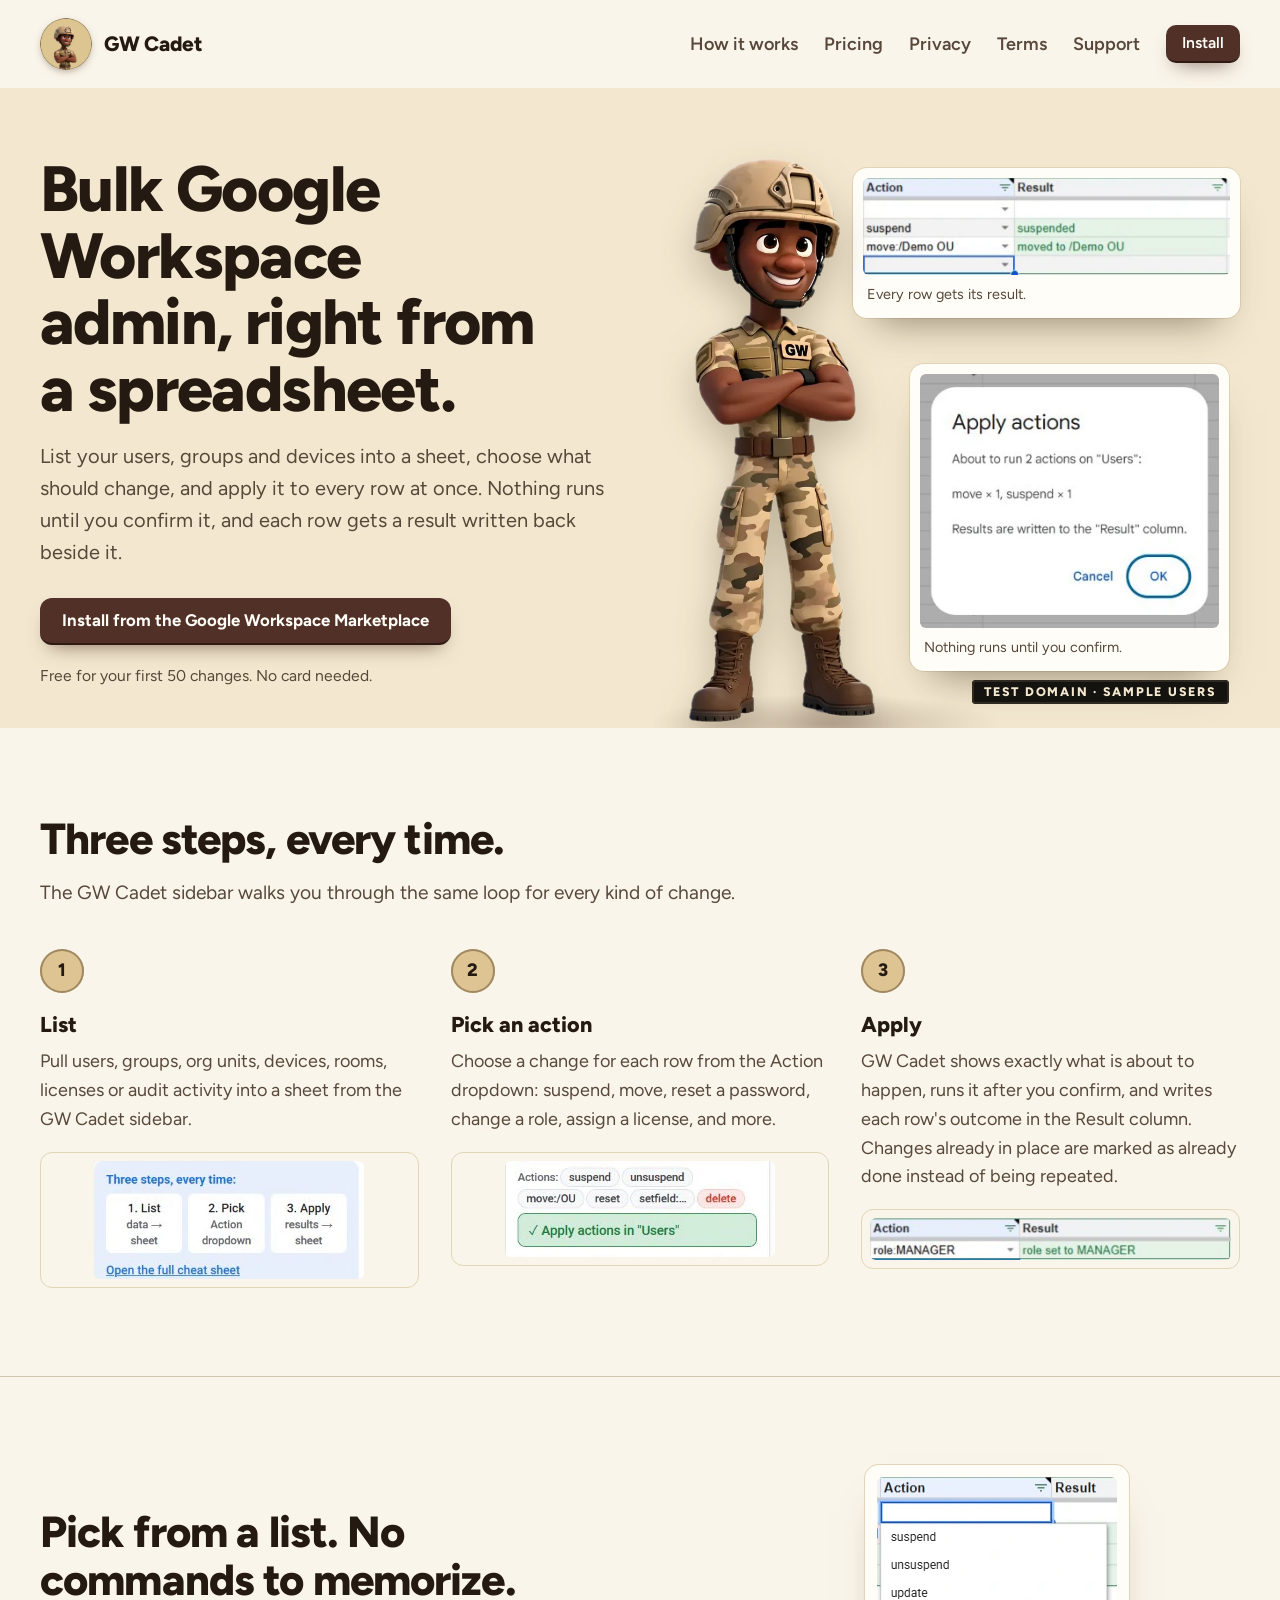
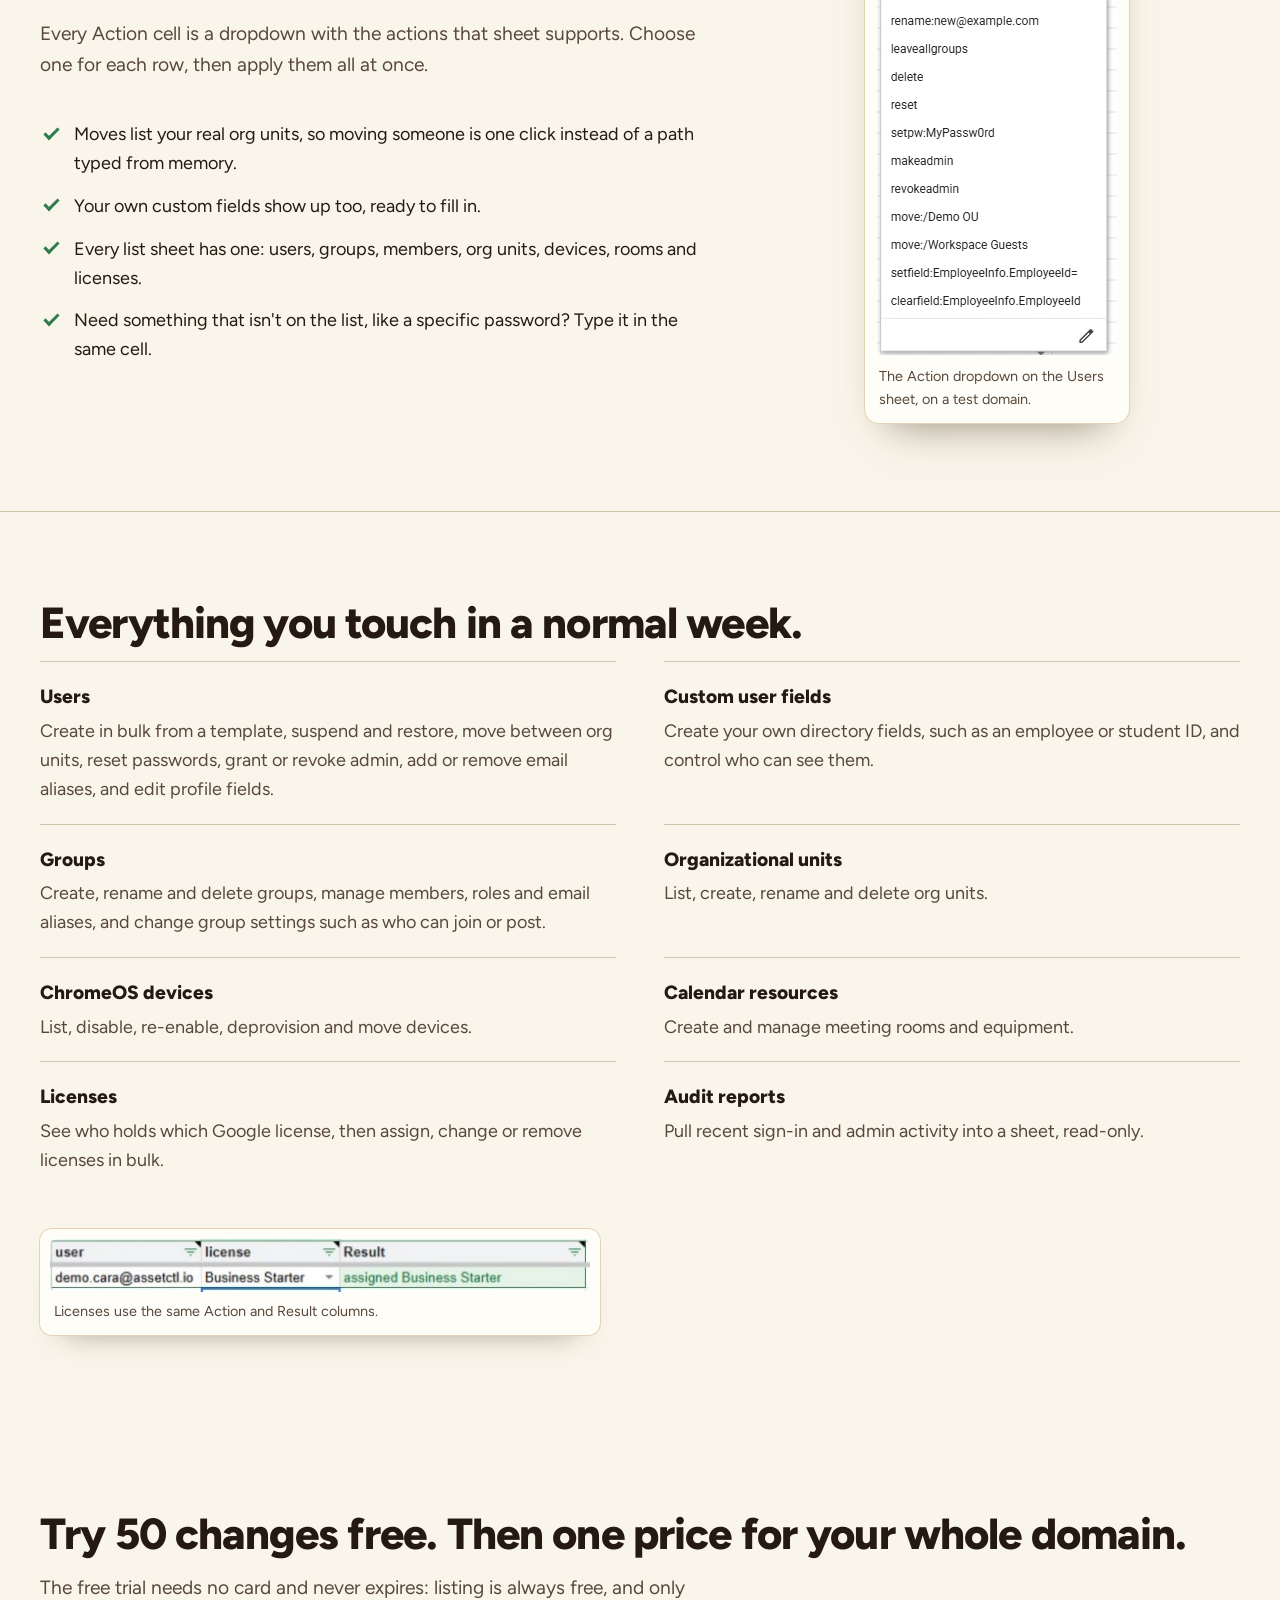
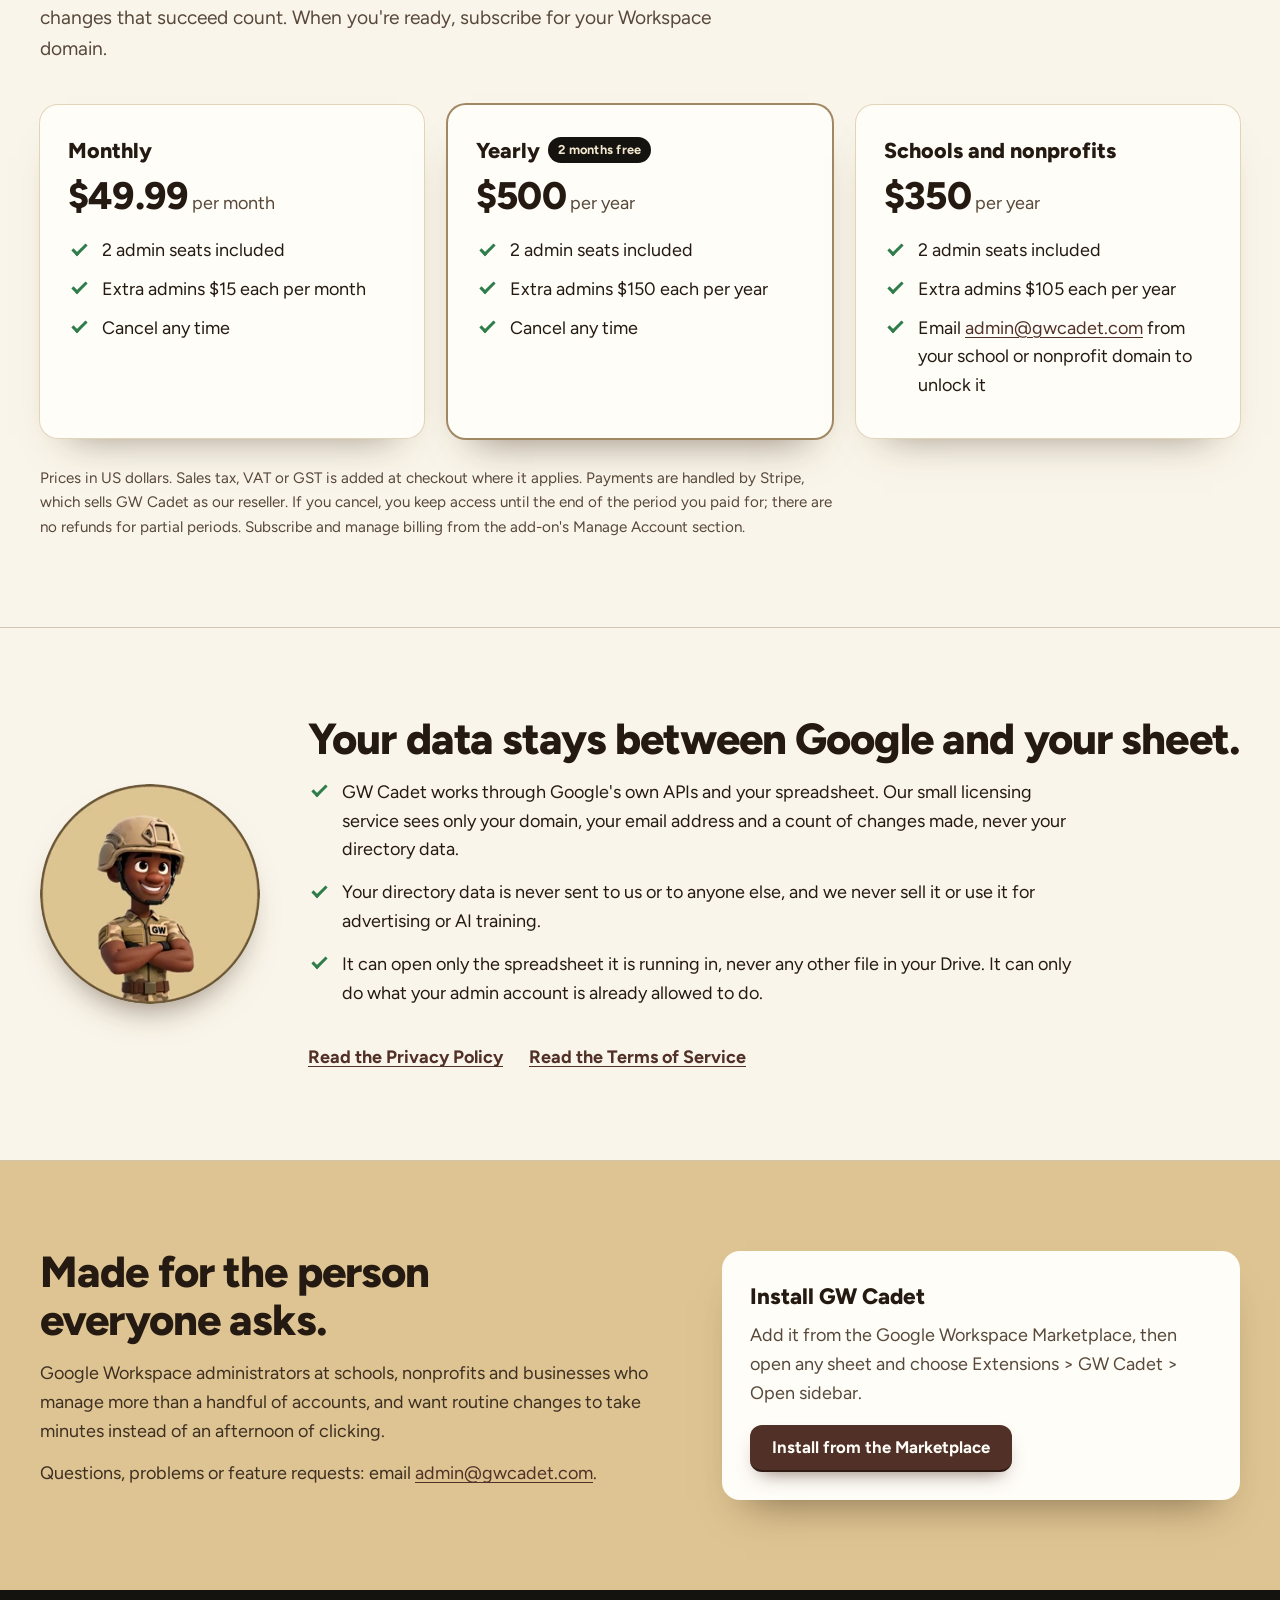
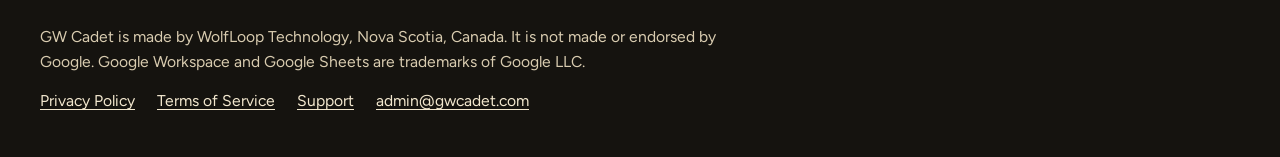
<file: index.html>
<!doctype html>
<html lang="en">
<head>
<meta charset="utf-8">
<meta name="viewport" content="width=device-width, initial-scale=1">
<title>GW Cadet: bulk Google Workspace administration in Google Sheets</title>
<meta name="description" content="GW Cadet is a Google Sheets add-on for Google Workspace administrators: list users, groups and devices into a sheet, choose what should change, and apply it to every row at once.">
<link rel="canonical" href="https://www.gwcadet.com/">
<meta property="og:title" content="GW Cadet">
<meta property="og:description" content="Bulk Google Workspace administration, right from a spreadsheet.">
<meta property="og:url" content="https://www.gwcadet.com/">
<meta property="og:type" content="website">
<meta property="og:image" content="https://www.gwcadet.com/apple-touch-icon.png">
<meta name="theme-color" content="#dec492">
<link rel="icon" href="/favicon.png" type="image/png">
<link rel="apple-touch-icon" href="/apple-touch-icon.png">
<link rel="preload" href="/fonts/figtree.woff2" as="font" type="font/woff2" crossorigin>
<link rel="stylesheet" href="/css/site.css?v=20261024">
</head>
<body>
<a class="skip" href="#main">Skip to content</a>

<header class="site-nav">
  <div class="wrap">
    <a class="brand" href="/"><img src="/img/cadet-badge.webp" width="52" height="52" alt="">GW Cadet</a>
    <nav aria-label="Site">
      <ul class="nav-links">
        <li><a href="#how">How it works</a></li>
        <li><a href="#pricing">Pricing</a></li>
        <li><a href="/privacy/">Privacy</a></li>
        <li><a href="/terms/">Terms</a></li>
        <li><a href="/support/">Support</a></li>
        <li class="cta"><a class="btn small" href="https://workspace.google.com/marketplace/app/gw_cadet/72688054574" target="_blank" rel="noopener">Install</a></li>
      </ul>
    </nav>
  </div>
</header>

<main id="main">
  <section class="hero" aria-labelledby="title">
    <div class="wrap">
      <div>
        <h1 id="title">Bulk Google Workspace admin, right from a spreadsheet.</h1>
        <p class="sub">List your users, groups and devices into a sheet, choose what should change, and apply it to every row at once. Nothing runs until you confirm it, and each row gets a result written back beside it.</p>

        <p class="install"><a class="btn" href="https://workspace.google.com/marketplace/app/gw_cadet/72688054574" target="_blank" rel="noopener">Install from the Google Workspace Marketplace</a></p>
        <p class="form-note">Free for your first 50 changes. No card needed.</p>
      </div>

      <div class="stage">
        <span class="ground" aria-hidden="true"></span>
        <img class="cadet" src="/img/cadet-full.webp" width="364" height="1057" alt="The GW Cadet mascot, a cartoon cadet in desert camouflage with a GW name tape, standing with arms crossed.">
        <figure class="shot results">
          <img src="/img/results.webp" width="416" height="110" alt="The Action and Result columns of a sheet: suspend wrote suspended, and move to Demo OU wrote moved to /Demo OU, both in green.">
          <figcaption>Every row gets its result.</figcaption>
        </figure>
        <figure class="shot confirm">
          <img src="/img/confirm-dialog.webp" width="340" height="290" alt="GW Cadet's Apply actions dialog: About to run 2 actions on Users, move times 1, suspend times 1, with Cancel and OK buttons.">
          <figcaption>Nothing runs until you confirm.</figcaption>
        </figure>
        <span class="tape sample">Test domain · sample users</span>
      </div>
    </div>
  </section>

  <section class="section" id="how" aria-labelledby="how-h">
    <div class="wrap">
      <h2 id="how-h">Three steps, every time.</h2>
      <p class="intro">The GW Cadet sidebar walks you through the same loop for every kind of change.</p>
      <ol class="steps">
        <li>
          <span class="num">1</span>
          <h3>List</h3>
          <p>Pull users, groups, org units, devices, rooms, licenses or audit activity into a sheet from the GW Cadet sidebar.</p>
          <figure><img src="/img/three-steps.webp" width="270" height="118" alt="The GW Cadet sidebar's reminder card: 1. List data to sheet, 2. Pick Action dropdown, 3. Apply results to sheet."></figure>
        </li>
        <li>
          <span class="num">2</span>
          <h3>Pick an action</h3>
          <p>Choose a change for each row from the Action dropdown: suspend, move, reset a password, change a role, assign a license, and more.</p>
          <figure><img src="/img/actions.webp" width="270" height="96" alt="The sidebar's action chips for Users: suspend, unsuspend, move:/OU, reset, setfield, delete, above an Apply actions in Users button."></figure>
        </li>
        <li>
          <span class="num">3</span>
          <h3>Apply</h3>
          <p>GW Cadet shows exactly what is about to happen, runs it after you confirm, and writes each row's outcome in the Result column. Changes already in place are marked as already done instead of being repeated.</p>
          <figure><img src="/img/role-result.webp" width="414" height="48" alt="A Group Members row: Action role:MANAGER, Result role set to MANAGER, in green."></figure>
        </li>
      </ol>
    </div>
  </section>

  <section class="section alt" aria-labelledby="pick-h">
    <div class="wrap pick">
      <div>
        <h2 id="pick-h">Pick from a list. No commands to memorize.</h2>
        <p class="intro">Every Action cell is a dropdown with the actions that sheet supports. Choose one for each row, then apply them all at once.</p>
        <ul class="facts">
          <li>Moves list your real org units, so moving someone is one click instead of a path typed from memory.</li>
          <li>Your own custom fields show up too, ready to fill in.</li>
          <li>Every list sheet has one: users, groups, members, org units, devices, rooms and licenses.</li>
          <li>Need something that isn't on the list, like a specific password? Type it in the same cell.</li>
        </ul>
      </div>
      <figure class="dropdown-shot">
        <img src="/img/action-dropdown.webp" width="240" height="478" alt="The Action column header on the Users sheet with its dropdown open, listing suspend, unsuspend, update, rename, leaveallgroups, delete, reset, setpw, makeadmin, revokeadmin, move:/Demo OU, move:/Workspace Guests, setfield:EmployeeInfo.EmployeeId= and clearfield:EmployeeInfo.EmployeeId.">
        <figcaption>The Action dropdown on the Users sheet, on a test domain.</figcaption>
      </figure>
    </div>
  </section>

  <section class="section" aria-labelledby="manage-h">
    <div class="wrap">
      <h2 id="manage-h">Everything you touch in a normal week.</h2>
      <ul class="areas">
        <li><b>Users</b><span>Create in bulk from a template, suspend and restore, move between org units, reset passwords, grant or revoke admin, add or remove email aliases, and edit profile fields.</span></li>
        <li><b>Custom user fields</b><span>Create your own directory fields, such as an employee or student ID, and control who can see them.</span></li>
        <li><b>Groups</b><span>Create, rename and delete groups, manage members, roles and email aliases, and change group settings such as who can join or post.</span></li>
        <li><b>Organizational units</b><span>List, create, rename and delete org units.</span></li>
        <li><b>ChromeOS devices</b><span>List, disable, re-enable, deprovision and move devices.</span></li>
        <li><b>Calendar resources</b><span>Create and manage meeting rooms and equipment.</span></li>
        <li><b>Licenses</b><span>See who holds which Google license, then assign, change or remove licenses in bulk.</span></li>
        <li><b>Audit reports</b><span>Pull recent sign-in and admin activity into a sheet, read-only.</span></li>
      </ul>
      <figure class="wide-shot">
        <img src="/img/license-row.webp" width="530" height="52" alt="A Licenses sheet row: demo.cara@assetctl.io, Business Starter, result assigned Business Starter.">
        <figcaption>Licenses use the same Action and Result columns.</figcaption>
      </figure>
    </div>
  </section>

  <section class="section pricing" id="pricing" aria-labelledby="pricing-h">
    <div class="wrap">
      <h2 id="pricing-h">Try 50 changes free. Then one price for your whole domain.</h2>
      <p class="intro">The free trial needs no card and never expires: listing is always free, and only changes that succeed count. When you're ready, subscribe for your Workspace domain.</p>
      <ul class="plans">
        <li class="plan">
          <h3>Monthly</h3>
          <p class="price"><b>$49.99</b> <span>per month</span></p>
          <ul class="facts">
            <li>2 admin seats included</li>
            <li>Extra admins $15 each per month</li>
            <li>Cancel any time</li>
          </ul>
        </li>
        <li class="plan best">
          <h3>Yearly <span class="tag">2 months free</span></h3>
          <p class="price"><b>$500</b> <span>per year</span></p>
          <ul class="facts">
            <li>2 admin seats included</li>
            <li>Extra admins $150 each per year</li>
            <li>Cancel any time</li>
          </ul>
        </li>
        <li class="plan">
          <h3>Schools and nonprofits</h3>
          <p class="price"><b>$350</b> <span>per year</span></p>
          <ul class="facts">
            <li>2 admin seats included</li>
            <li>Extra admins $105 each per year</li>
            <li>Email <a href="mailto:admin@gwcadet.com">admin@gwcadet.com</a> from your school or nonprofit domain to unlock it</li>
          </ul>
        </li>
      </ul>
      <p class="plan-note">Prices in US dollars. Sales tax, VAT or GST is added at checkout where it applies. Payments are handled by Stripe, which sells GW Cadet as our reseller. If you cancel, you keep access until the end of the period you paid for; there are no refunds for partial periods. Subscribe and manage billing from the add-on's Manage Account section.</p>
    </div>
  </section>

  <section class="section alt" aria-labelledby="privacy-h">
    <div class="wrap privacy">
      <img class="badge" src="/img/cadet-badge.webp" width="256" height="256" alt="">
      <div>
        <h2 id="privacy-h">Your data stays between Google and your sheet.</h2>
        <ul class="facts">
          <li>GW Cadet works through Google's own APIs and your spreadsheet. Our small licensing service sees only your domain, your email address and a count of changes made, never your directory data.</li>
          <li>Your directory data is never sent to us or to anyone else, and we never sell it or use it for advertising or AI training.</li>
          <li>It can open only the spreadsheet it is running in, never any other file in your Drive. It can only do what your admin account is already allowed to do.</li>
        </ul>
        <p class="links-row"><a href="/privacy/">Read the Privacy Policy</a><a href="/terms/">Read the Terms of Service</a></p>
      </div>
    </div>
  </section>

  <section class="section close" aria-labelledby="close-h">
    <div class="wrap">
      <div>
        <h2 id="close-h">Made for the person everyone asks.</h2>
        <p>Google Workspace administrators at schools, nonprofits and businesses who manage more than a handful of accounts, and want routine changes to take minutes instead of an afternoon of clicking.</p>
        <p>Questions, problems or feature requests: email <a href="mailto:admin@gwcadet.com">admin@gwcadet.com</a>.</p>
      </div>
      <div class="card">
        <h3>Install GW Cadet</h3>
        <p>Add it from the Google Workspace Marketplace, then open any sheet and choose Extensions &gt; GW Cadet &gt; Open sidebar.</p>
        <a class="btn" href="https://workspace.google.com/marketplace/app/gw_cadet/72688054574" target="_blank" rel="noopener">Install from the Marketplace</a>
      </div>
    </div>
  </section>
</main>

<footer class="foot">
  <div class="wrap">
    <p>GW Cadet is made by WolfLoop Technology, Nova Scotia, Canada. It is not made or endorsed by Google. Google Workspace and Google Sheets are trademarks of Google LLC.</p>
    <nav aria-label="Footer"><a href="/privacy/">Privacy Policy</a><a href="/terms/">Terms of Service</a><a href="/support/">Support</a><a href="mailto:admin@gwcadet.com">admin@gwcadet.com</a></nav>
  </div>
</footer>

</body>
</html>
</file>
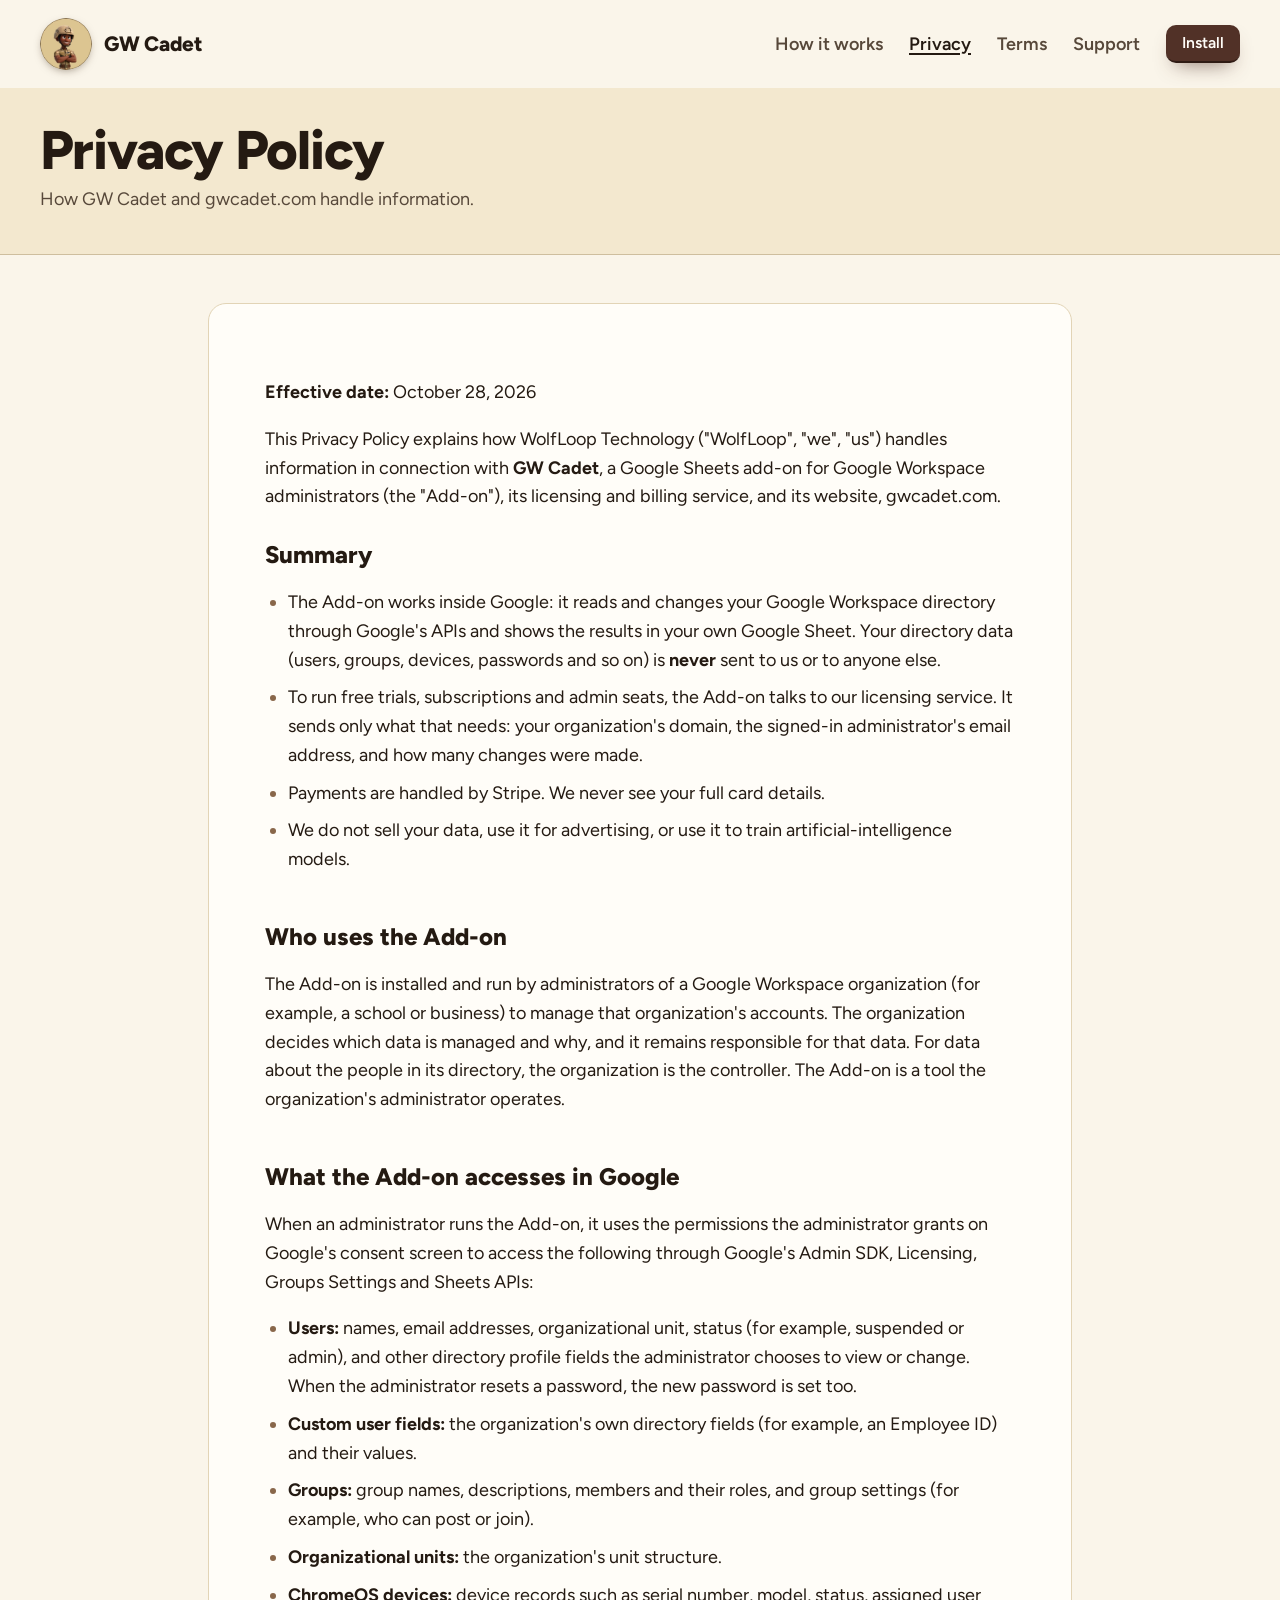
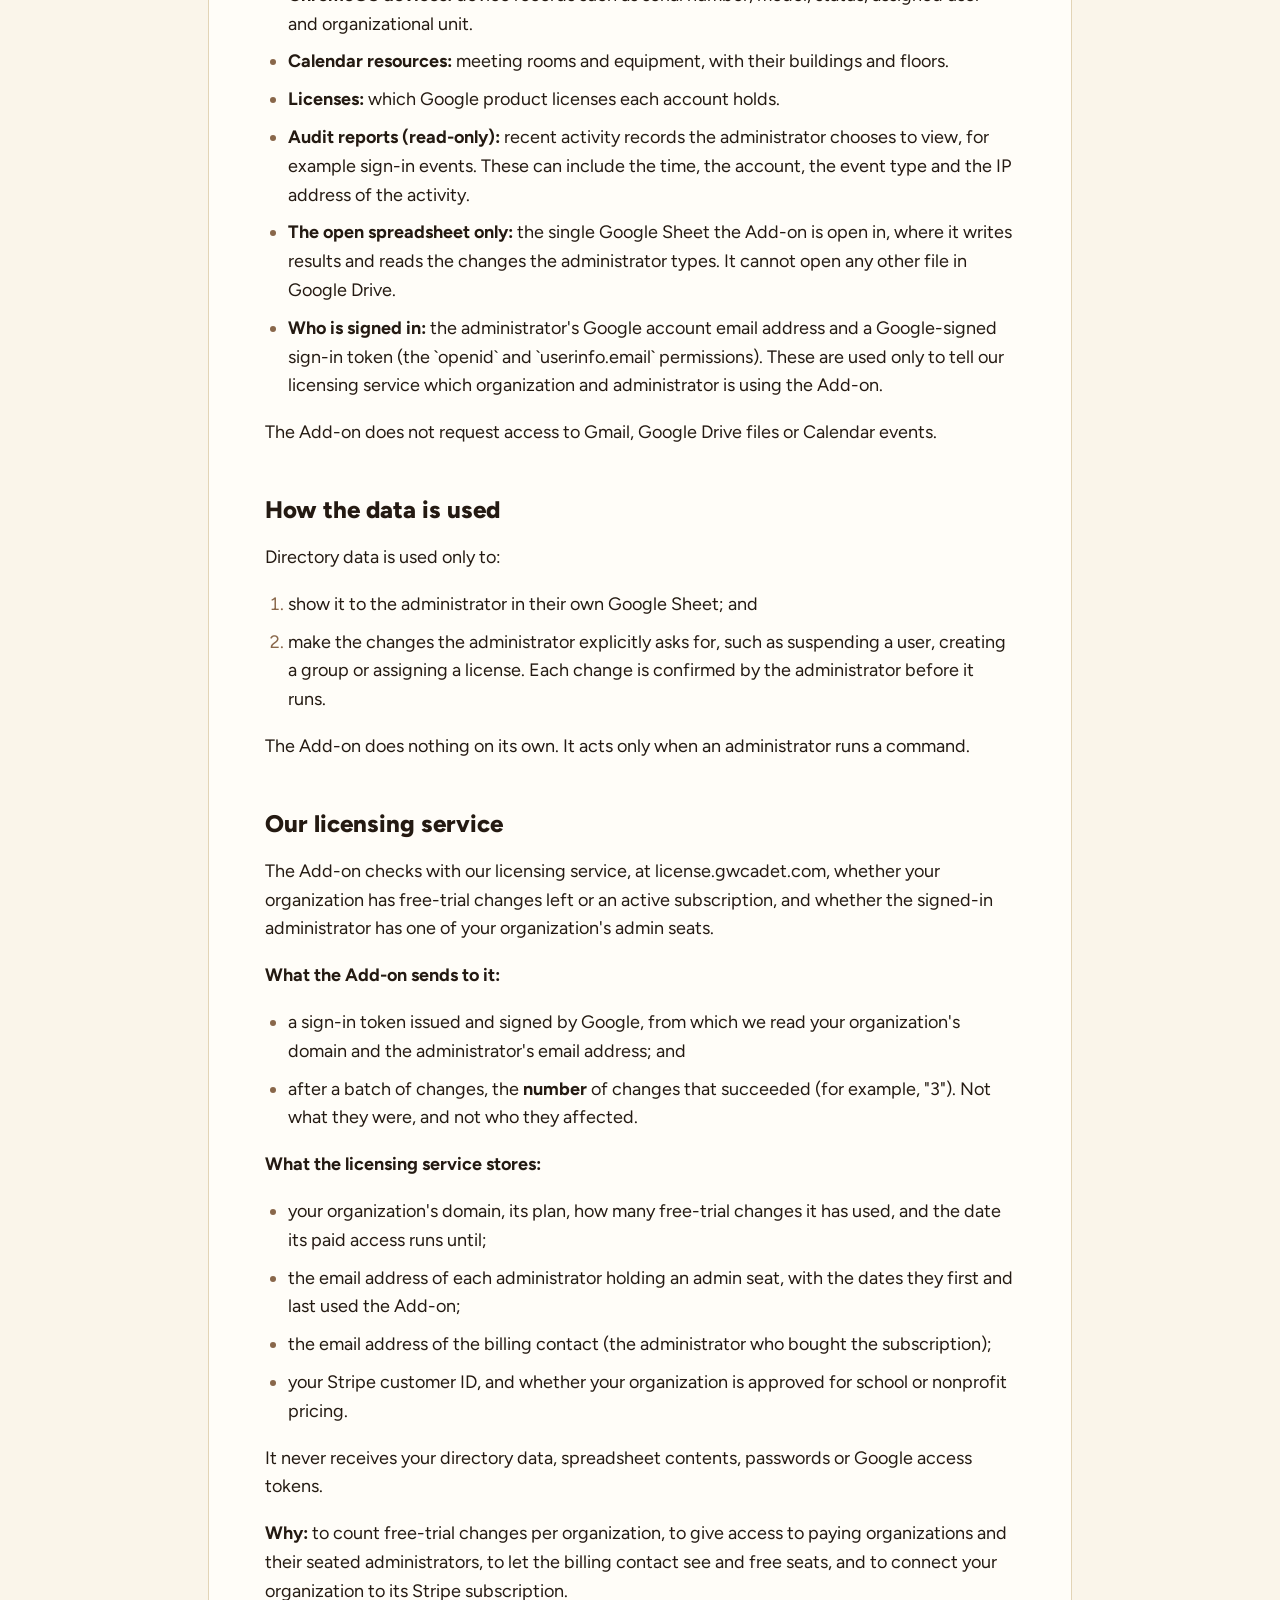
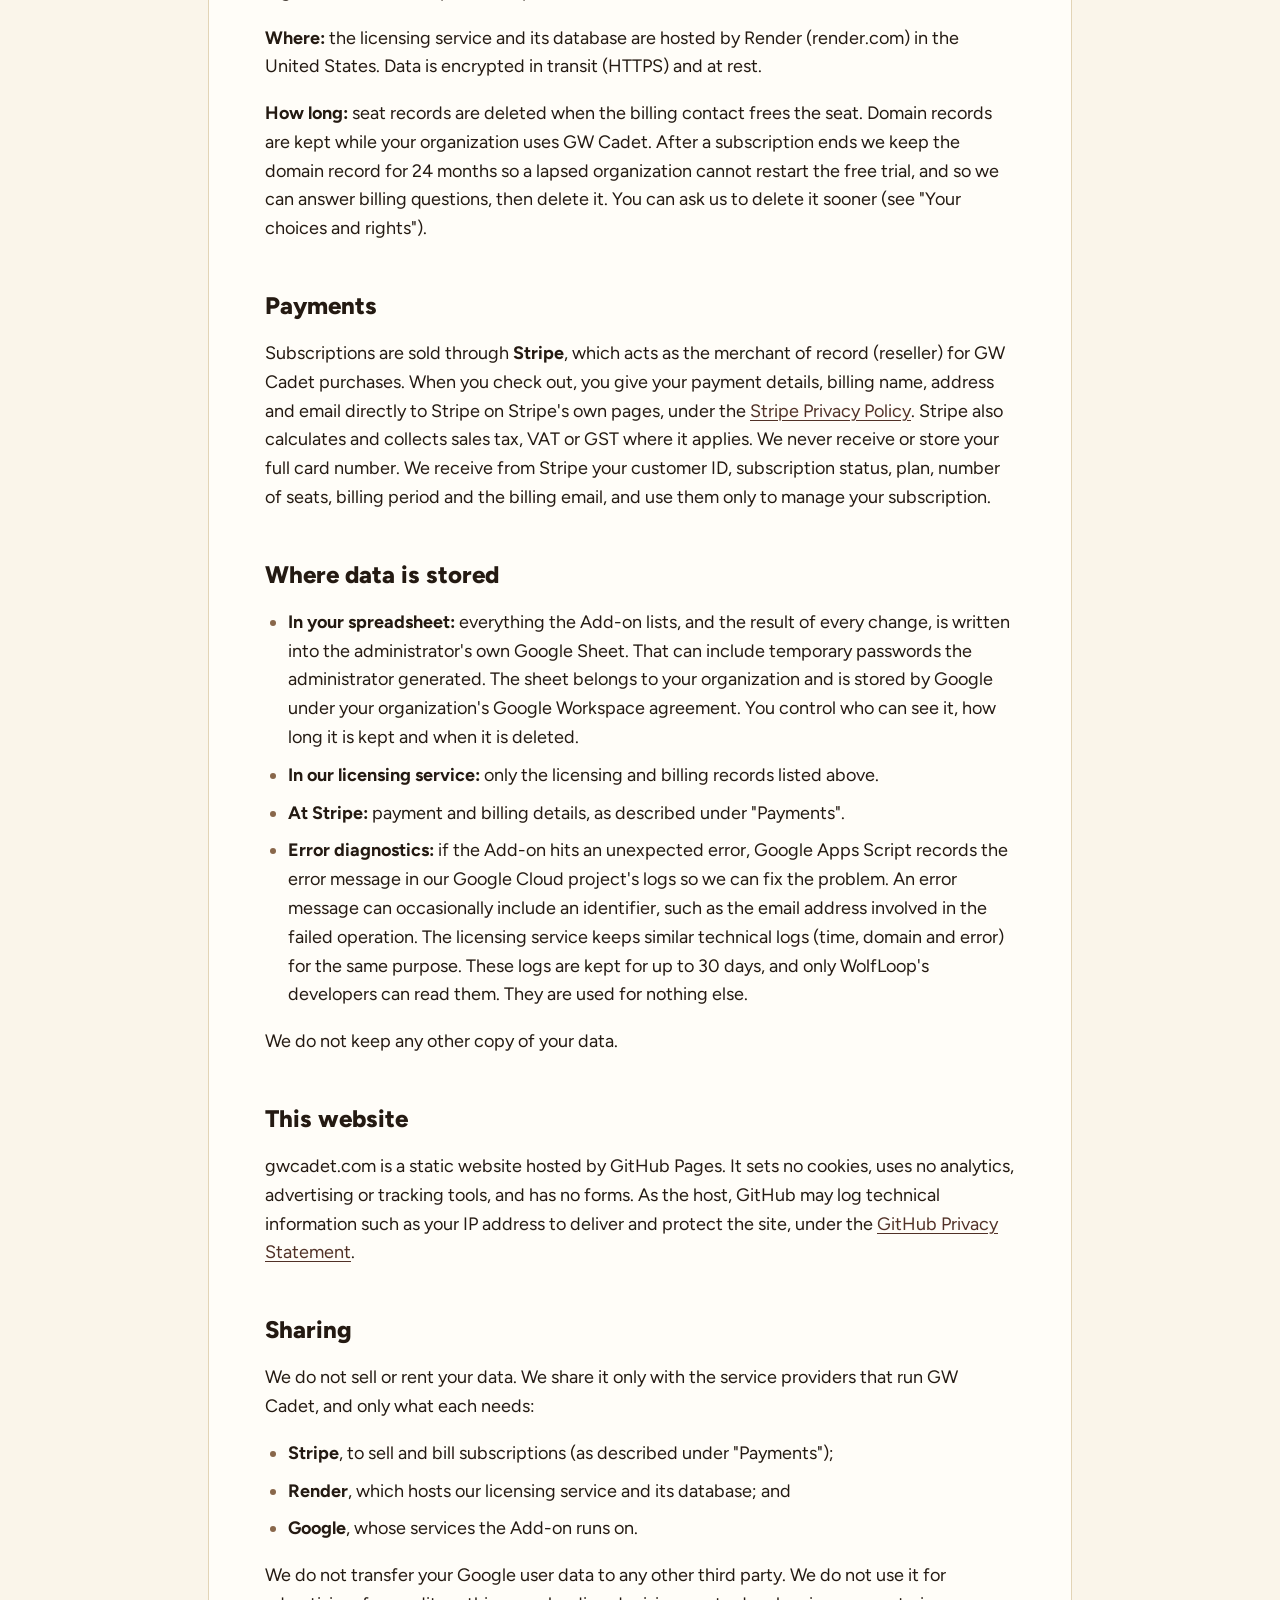
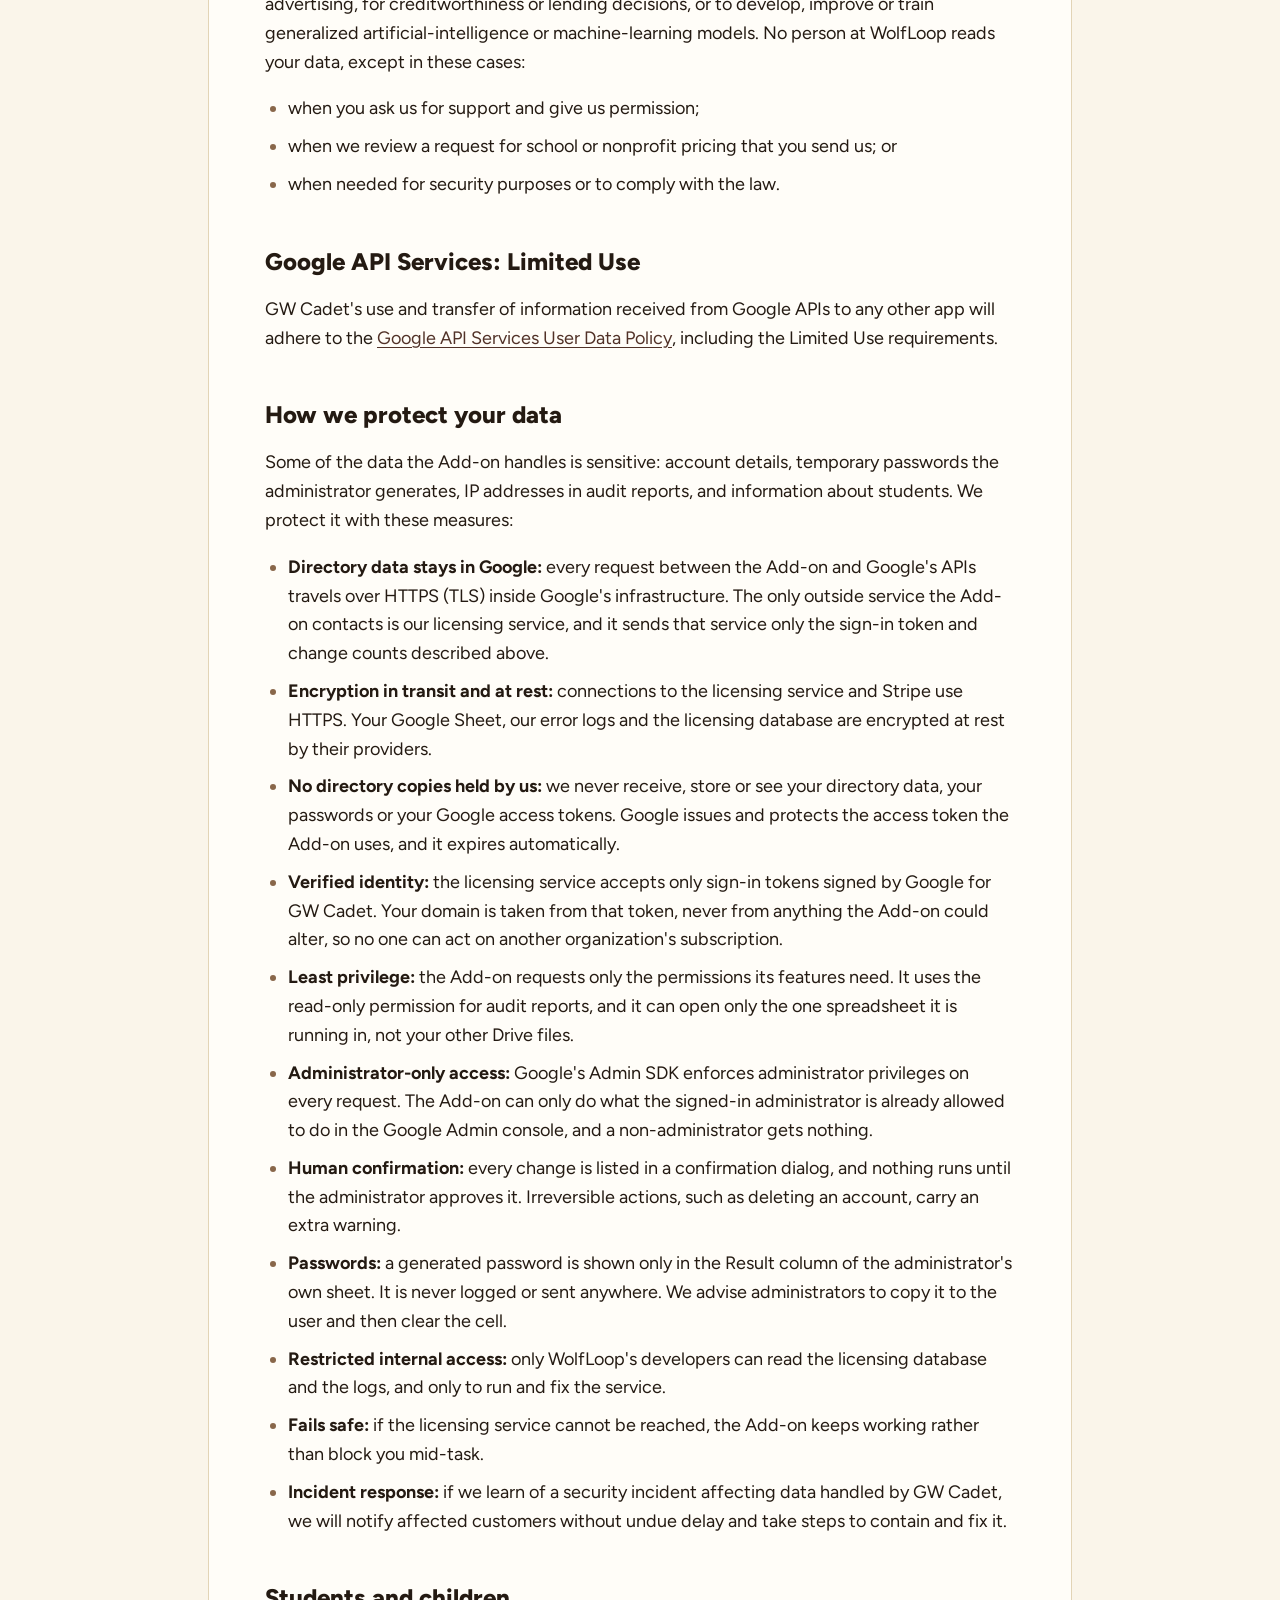
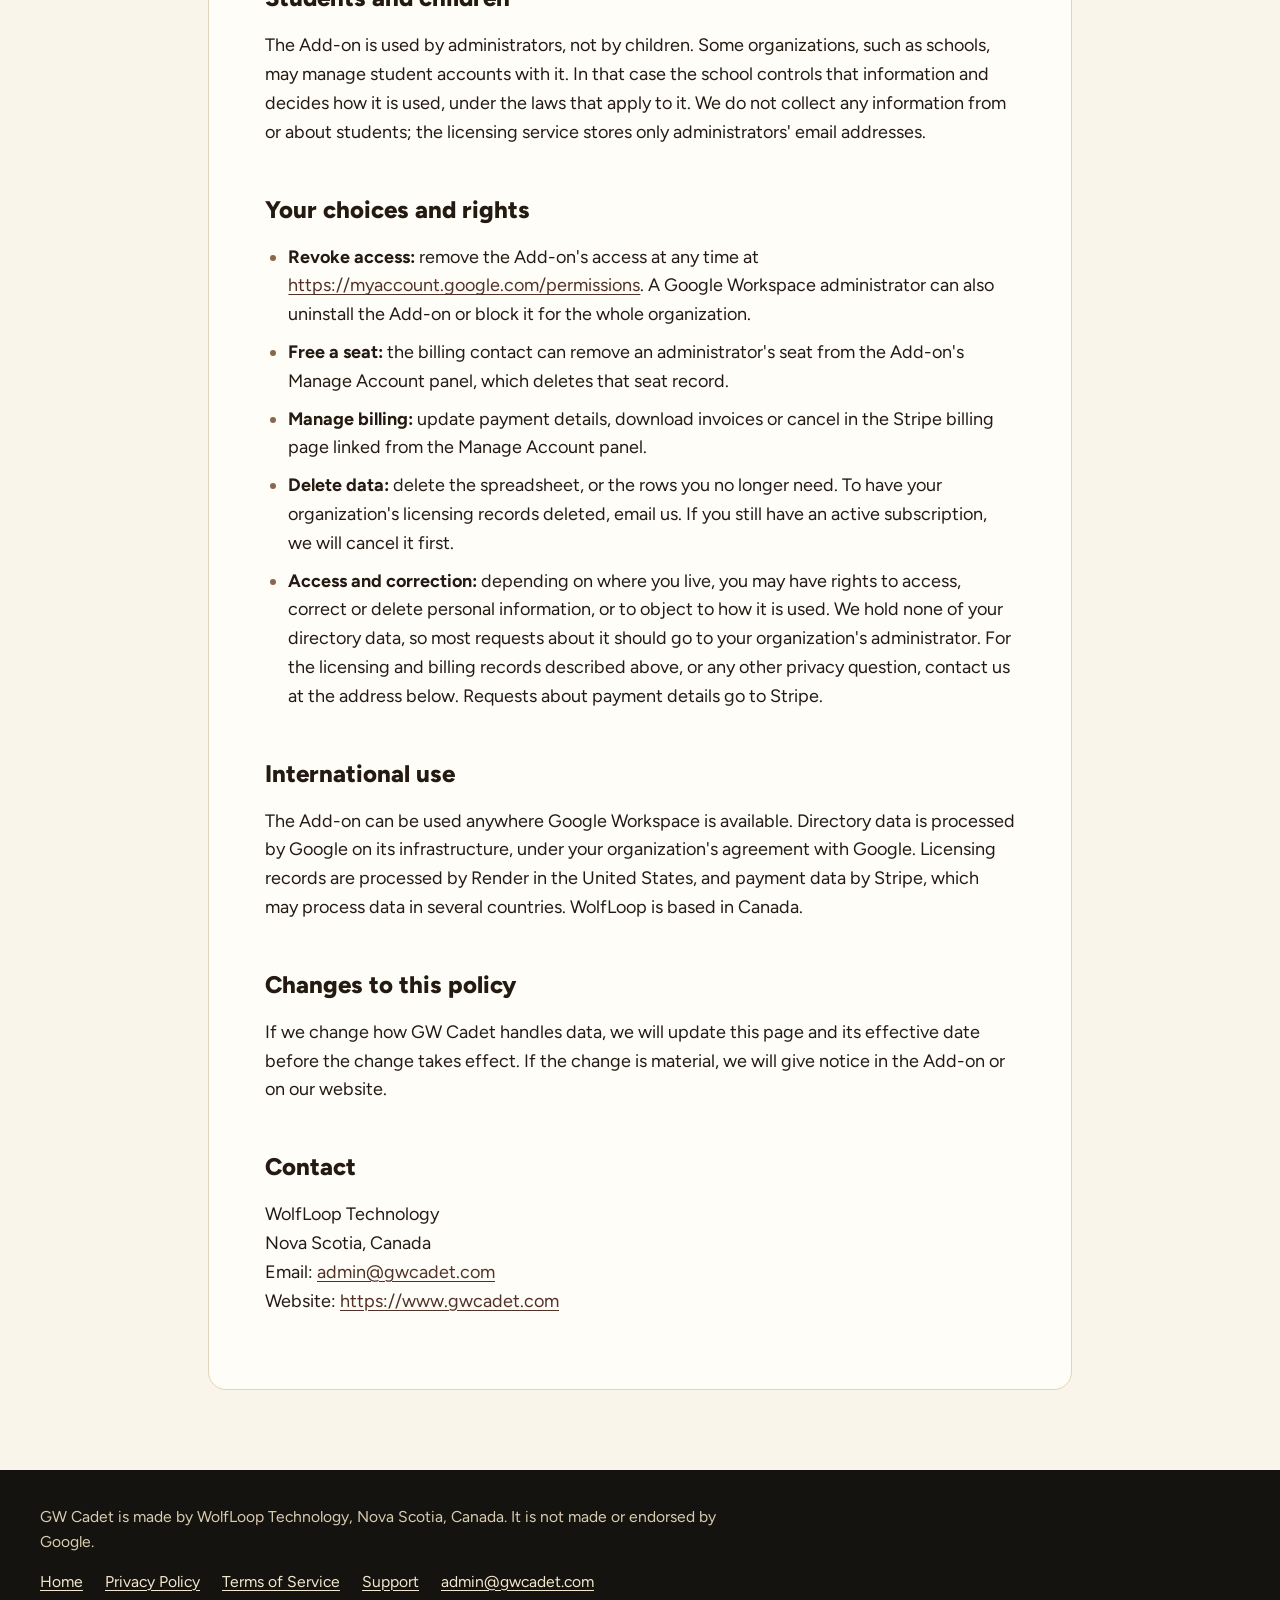
<file: privacy/index.html>
<!doctype html>
<html lang="en">
<head>
<meta charset="utf-8">
<meta name="viewport" content="width=device-width, initial-scale=1">
<title>GW Cadet Privacy Policy</title>
<meta name="description" content="Privacy Policy for GW Cadet, a Google Sheets add-on for Google Workspace administrators, by WolfLoop Technology.">
<link rel="canonical" href="https://www.gwcadet.com/privacy/">
<meta name="theme-color" content="#dec492">
<link rel="icon" href="/favicon.png" type="image/png">
<link rel="apple-touch-icon" href="/apple-touch-icon.png">
<link rel="preload" href="/fonts/figtree.woff2" as="font" type="font/woff2" crossorigin>
<link rel="stylesheet" href="/css/site.css?v=20261024">
</head>
<body>
<a class="skip" href="#main">Skip to content</a>
<header class="site-nav">
  <div class="wrap">
    <a class="brand" href="/"><img src="/img/cadet-badge.webp" width="52" height="52" alt="">GW Cadet</a>
    <nav aria-label="Site">
      <ul class="nav-links">
        <li><a href="/#how">How it works</a></li>
        <li><a href="/privacy/" aria-current="page">Privacy</a></li>
        <li><a href="/terms/">Terms</a></li>
        <li><a href="/support/">Support</a></li>
        <li class="cta"><a class="btn small" href="https://workspace.google.com/marketplace/app/gw_cadet/72688054574" target="_blank" rel="noopener">Install</a></li>
      </ul>
    </nav>
  </div>
</header>
<main id="main">
  <div class="legal-head">
    <div class="wrap">
      <h1>Privacy Policy</h1>
      <p>How GW Cadet and gwcadet.com handle information.</p>
    </div>
  </div>
  <div class="legal-body">
    <div class="wrap">
      <article>
<p><strong>Effective date:</strong> October 28, 2026</p>
<p>This Privacy Policy explains how WolfLoop Technology (&quot;WolfLoop&quot;, &quot;we&quot;, &quot;us&quot;) handles information in connection with <strong>GW Cadet</strong>, a Google Sheets add-on for Google Workspace administrators (the &quot;Add-on&quot;), its licensing and billing service, and its website, gwcadet.com.</p>
<h2>Summary</h2>
<ul><li>The Add-on works inside Google: it reads and changes your Google Workspace directory through Google's APIs and shows the results in your own Google Sheet. Your directory data (users, groups, devices, passwords and so on) is <strong>never</strong> sent to us or to anyone else.</li><li>To run free trials, subscriptions and admin seats, the Add-on talks to our licensing service. It sends only what that needs: your organization's domain, the signed-in administrator's email address, and how many changes were made.</li><li>Payments are handled by Stripe. We never see your full card details.</li><li>We do not sell your data, use it for advertising, or use it to train artificial-intelligence models.</li></ul>
<h2>Who uses the Add-on</h2>
<p>The Add-on is installed and run by administrators of a Google Workspace organization (for example, a school or business) to manage that organization's accounts. The organization decides which data is managed and why, and it remains responsible for that data. For data about the people in its directory, the organization is the controller. The Add-on is a tool the organization's administrator operates.</p>
<h2>What the Add-on accesses in Google</h2>
<p>When an administrator runs the Add-on, it uses the permissions the administrator grants on Google's consent screen to access the following through Google's Admin SDK, Licensing, Groups Settings and Sheets APIs:</p>
<ul><li><strong>Users:</strong> names, email addresses, organizational unit, status (for example, suspended or admin), and other directory profile fields the administrator chooses to view or change. When the administrator resets a password, the new password is set too.</li><li><strong>Custom user fields:</strong> the organization's own directory fields (for example, an Employee ID) and their values.</li><li><strong>Groups:</strong> group names, descriptions, members and their roles, and group settings (for example, who can post or join).</li><li><strong>Organizational units:</strong> the organization's unit structure.</li><li><strong>ChromeOS devices:</strong> device records such as serial number, model, status, assigned user and organizational unit.</li><li><strong>Calendar resources:</strong> meeting rooms and equipment, with their buildings and floors.</li><li><strong>Licenses:</strong> which Google product licenses each account holds.</li><li><strong>Audit reports (read-only):</strong> recent activity records the administrator chooses to view, for example sign-in events. These can include the time, the account, the event type and the IP address of the activity.</li><li><strong>The open spreadsheet only:</strong> the single Google Sheet the Add-on is open in, where it writes results and reads the changes the administrator types. It cannot open any other file in Google Drive.</li><li><strong>Who is signed in:</strong> the administrator's Google account email address and a Google-signed sign-in token (the `openid` and `userinfo.email` permissions). These are used only to tell our licensing service which organization and administrator is using the Add-on.</li></ul>
<p>The Add-on does not request access to Gmail, Google Drive files or Calendar events.</p>
<h2>How the data is used</h2>
<p>Directory data is used only to:</p>
<ol><li>show it to the administrator in their own Google Sheet; and</li><li>make the changes the administrator explicitly asks for, such as suspending a user, creating a group or assigning a license. Each change is confirmed by the administrator before it runs.</li></ol>
<p>The Add-on does nothing on its own. It acts only when an administrator runs a command.</p>
<h2>Our licensing service</h2>
<p>The Add-on checks with our licensing service, at license.gwcadet.com, whether your organization has free-trial changes left or an active subscription, and whether the signed-in administrator has one of your organization's admin seats.</p>
<p><strong>What the Add-on sends to it:</strong></p>
<ul><li>a sign-in token issued and signed by Google, from which we read your organization's domain and the administrator's email address; and</li><li>after a batch of changes, the <strong>number</strong> of changes that succeeded (for example, &quot;3&quot;). Not what they were, and not who they affected.</li></ul>
<p><strong>What the licensing service stores:</strong></p>
<ul><li>your organization's domain, its plan, how many free-trial changes it has used, and the date its paid access runs until;</li><li>the email address of each administrator holding an admin seat, with the dates they first and last used the Add-on;</li><li>the email address of the billing contact (the administrator who bought the subscription);</li><li>your Stripe customer ID, and whether your organization is approved for school or nonprofit pricing.</li></ul>
<p>It never receives your directory data, spreadsheet contents, passwords or Google access tokens.</p>
<p><strong>Why:</strong> to count free-trial changes per organization, to give access to paying organizations and their seated administrators, to let the billing contact see and free seats, and to connect your organization to its Stripe subscription.</p>
<p><strong>Where:</strong> the licensing service and its database are hosted by Render (render.com) in the United States. Data is encrypted in transit (HTTPS) and at rest.</p>
<p><strong>How long:</strong> seat records are deleted when the billing contact frees the seat. Domain records are kept while your organization uses GW Cadet. After a subscription ends we keep the domain record for 24 months so a lapsed organization cannot restart the free trial, and so we can answer billing questions, then delete it. You can ask us to delete it sooner (see &quot;Your choices and rights&quot;).</p>
<h2>Payments</h2>
<p>Subscriptions are sold through <strong>Stripe</strong>, which acts as the merchant of record (reseller) for GW Cadet purchases. When you check out, you give your payment details, billing name, address and email directly to Stripe on Stripe's own pages, under the <a href="https://stripe.com/privacy">Stripe Privacy Policy</a>. Stripe also calculates and collects sales tax, VAT or GST where it applies. We never receive or store your full card number. We receive from Stripe your customer ID, subscription status, plan, number of seats, billing period and the billing email, and use them only to manage your subscription.</p>
<h2>Where data is stored</h2>
<ul><li><strong>In your spreadsheet:</strong> everything the Add-on lists, and the result of every change, is written into the administrator's own Google Sheet. That can include temporary passwords the administrator generated. The sheet belongs to your organization and is stored by Google under your organization's Google Workspace agreement. You control who can see it, how long it is kept and when it is deleted.</li><li><strong>In our licensing service:</strong> only the licensing and billing records listed above.</li><li><strong>At Stripe:</strong> payment and billing details, as described under &quot;Payments&quot;.</li><li><strong>Error diagnostics:</strong> if the Add-on hits an unexpected error, Google Apps Script records the error message in our Google Cloud project's logs so we can fix the problem. An error message can occasionally include an identifier, such as the email address involved in the failed operation. The licensing service keeps similar technical logs (time, domain and error) for the same purpose. These logs are kept for up to 30 days, and only WolfLoop's developers can read them. They are used for nothing else.</li></ul>
<p>We do not keep any other copy of your data.</p>
<h2>This website</h2>
<p>gwcadet.com is a static website hosted by GitHub Pages. It sets no cookies, uses no analytics, advertising or tracking tools, and has no forms. As the host, GitHub may log technical information such as your IP address to deliver and protect the site, under the <a href="https://docs.github.com/en/site-policy/privacy-policies/github-general-privacy-statement">GitHub Privacy Statement</a>.</p>
<h2>Sharing</h2>
<p>We do not sell or rent your data. We share it only with the service providers that run GW Cadet, and only what each needs:</p>
<ul><li><strong>Stripe</strong>, to sell and bill subscriptions (as described under &quot;Payments&quot;);</li><li><strong>Render</strong>, which hosts our licensing service and its database; and</li><li><strong>Google</strong>, whose services the Add-on runs on.</li></ul>
<p>We do not transfer your Google user data to any other third party. We do not use it for advertising, for creditworthiness or lending decisions, or to develop, improve or train generalized artificial-intelligence or machine-learning models. No person at WolfLoop reads your data, except in these cases:</p>
<ul><li>when you ask us for support and give us permission;</li><li>when we review a request for school or nonprofit pricing that you send us; or</li><li>when needed for security purposes or to comply with the law.</li></ul>
<h2>Google API Services: Limited Use</h2>
<p>GW Cadet's use and transfer of information received from Google APIs to any other app will adhere to the <a href="https://developers.google.com/terms/api-services-user-data-policy">Google API Services User Data Policy</a>, including the Limited Use requirements.</p>
<h2>How we protect your data</h2>
<p>Some of the data the Add-on handles is sensitive: account details, temporary passwords the administrator generates, IP addresses in audit reports, and information about students. We protect it with these measures:</p>
<ul><li><strong>Directory data stays in Google:</strong> every request between the Add-on and Google's APIs travels over HTTPS (TLS) inside Google's infrastructure. The only outside service the Add-on contacts is our licensing service, and it sends that service only the sign-in token and change counts described above.</li><li><strong>Encryption in transit and at rest:</strong> connections to the licensing service and Stripe use HTTPS. Your Google Sheet, our error logs and the licensing database are encrypted at rest by their providers.</li><li><strong>No directory copies held by us:</strong> we never receive, store or see your directory data, your passwords or your Google access tokens. Google issues and protects the access token the Add-on uses, and it expires automatically.</li><li><strong>Verified identity:</strong> the licensing service accepts only sign-in tokens signed by Google for GW Cadet. Your domain is taken from that token, never from anything the Add-on could alter, so no one can act on another organization's subscription.</li><li><strong>Least privilege:</strong> the Add-on requests only the permissions its features need. It uses the read-only permission for audit reports, and it can open only the one spreadsheet it is running in, not your other Drive files.</li><li><strong>Administrator-only access:</strong> Google's Admin SDK enforces administrator privileges on every request. The Add-on can only do what the signed-in administrator is already allowed to do in the Google Admin console, and a non-administrator gets nothing.</li><li><strong>Human confirmation:</strong> every change is listed in a confirmation dialog, and nothing runs until the administrator approves it. Irreversible actions, such as deleting an account, carry an extra warning.</li><li><strong>Passwords:</strong> a generated password is shown only in the Result column of the administrator's own sheet. It is never logged or sent anywhere. We advise administrators to copy it to the user and then clear the cell.</li><li><strong>Restricted internal access:</strong> only WolfLoop's developers can read the licensing database and the logs, and only to run and fix the service.</li><li><strong>Fails safe:</strong> if the licensing service cannot be reached, the Add-on keeps working rather than block you mid-task.</li><li><strong>Incident response:</strong> if we learn of a security incident affecting data handled by GW Cadet, we will notify affected customers without undue delay and take steps to contain and fix it.</li></ul>
<h2>Students and children</h2>
<p>The Add-on is used by administrators, not by children. Some organizations, such as schools, may manage student accounts with it. In that case the school controls that information and decides how it is used, under the laws that apply to it. We do not collect any information from or about students; the licensing service stores only administrators' email addresses.</p>
<h2>Your choices and rights</h2>
<ul><li><strong>Revoke access:</strong> remove the Add-on's access at any time at <a href="https://myaccount.google.com/permissions">https://myaccount.google.com/permissions</a>. A Google Workspace administrator can also uninstall the Add-on or block it for the whole organization.</li><li><strong>Free a seat:</strong> the billing contact can remove an administrator's seat from the Add-on's Manage Account panel, which deletes that seat record.</li><li><strong>Manage billing:</strong> update payment details, download invoices or cancel in the Stripe billing page linked from the Manage Account panel.</li><li><strong>Delete data:</strong> delete the spreadsheet, or the rows you no longer need. To have your organization's licensing records deleted, email us. If you still have an active subscription, we will cancel it first.</li><li><strong>Access and correction:</strong> depending on where you live, you may have rights to access, correct or delete personal information, or to object to how it is used. We hold none of your directory data, so most requests about it should go to your organization's administrator. For the licensing and billing records described above, or any other privacy question, contact us at the address below. Requests about payment details go to Stripe.</li></ul>
<h2>International use</h2>
<p>The Add-on can be used anywhere Google Workspace is available. Directory data is processed by Google on its infrastructure, under your organization's agreement with Google. Licensing records are processed by Render in the United States, and payment data by Stripe, which may process data in several countries. WolfLoop is based in Canada.</p>
<h2>Changes to this policy</h2>
<p>If we change how GW Cadet handles data, we will update this page and its effective date before the change takes effect. If the change is material, we will give notice in the Add-on or on our website.</p>
<h2>Contact</h2>
<p>WolfLoop Technology<br>Nova Scotia, Canada<br>Email: <a href="mailto:admin@gwcadet.com">admin@gwcadet.com</a><br>Website: <a href="https://www.gwcadet.com">https://www.gwcadet.com</a></p>
      </article>
    </div>
  </div>
</main>
<footer class="foot">
  <div class="wrap">
    <p>GW Cadet is made by WolfLoop Technology, Nova Scotia, Canada. It is not made or endorsed by Google.</p>
    <nav aria-label="Footer"><a href="/">Home</a><a href="/privacy/">Privacy Policy</a><a href="/terms/">Terms of Service</a><a href="/support/">Support</a><a href="mailto:admin@gwcadet.com">admin@gwcadet.com</a></nav>
  </div>
</footer>
</body>
</html>
</file>
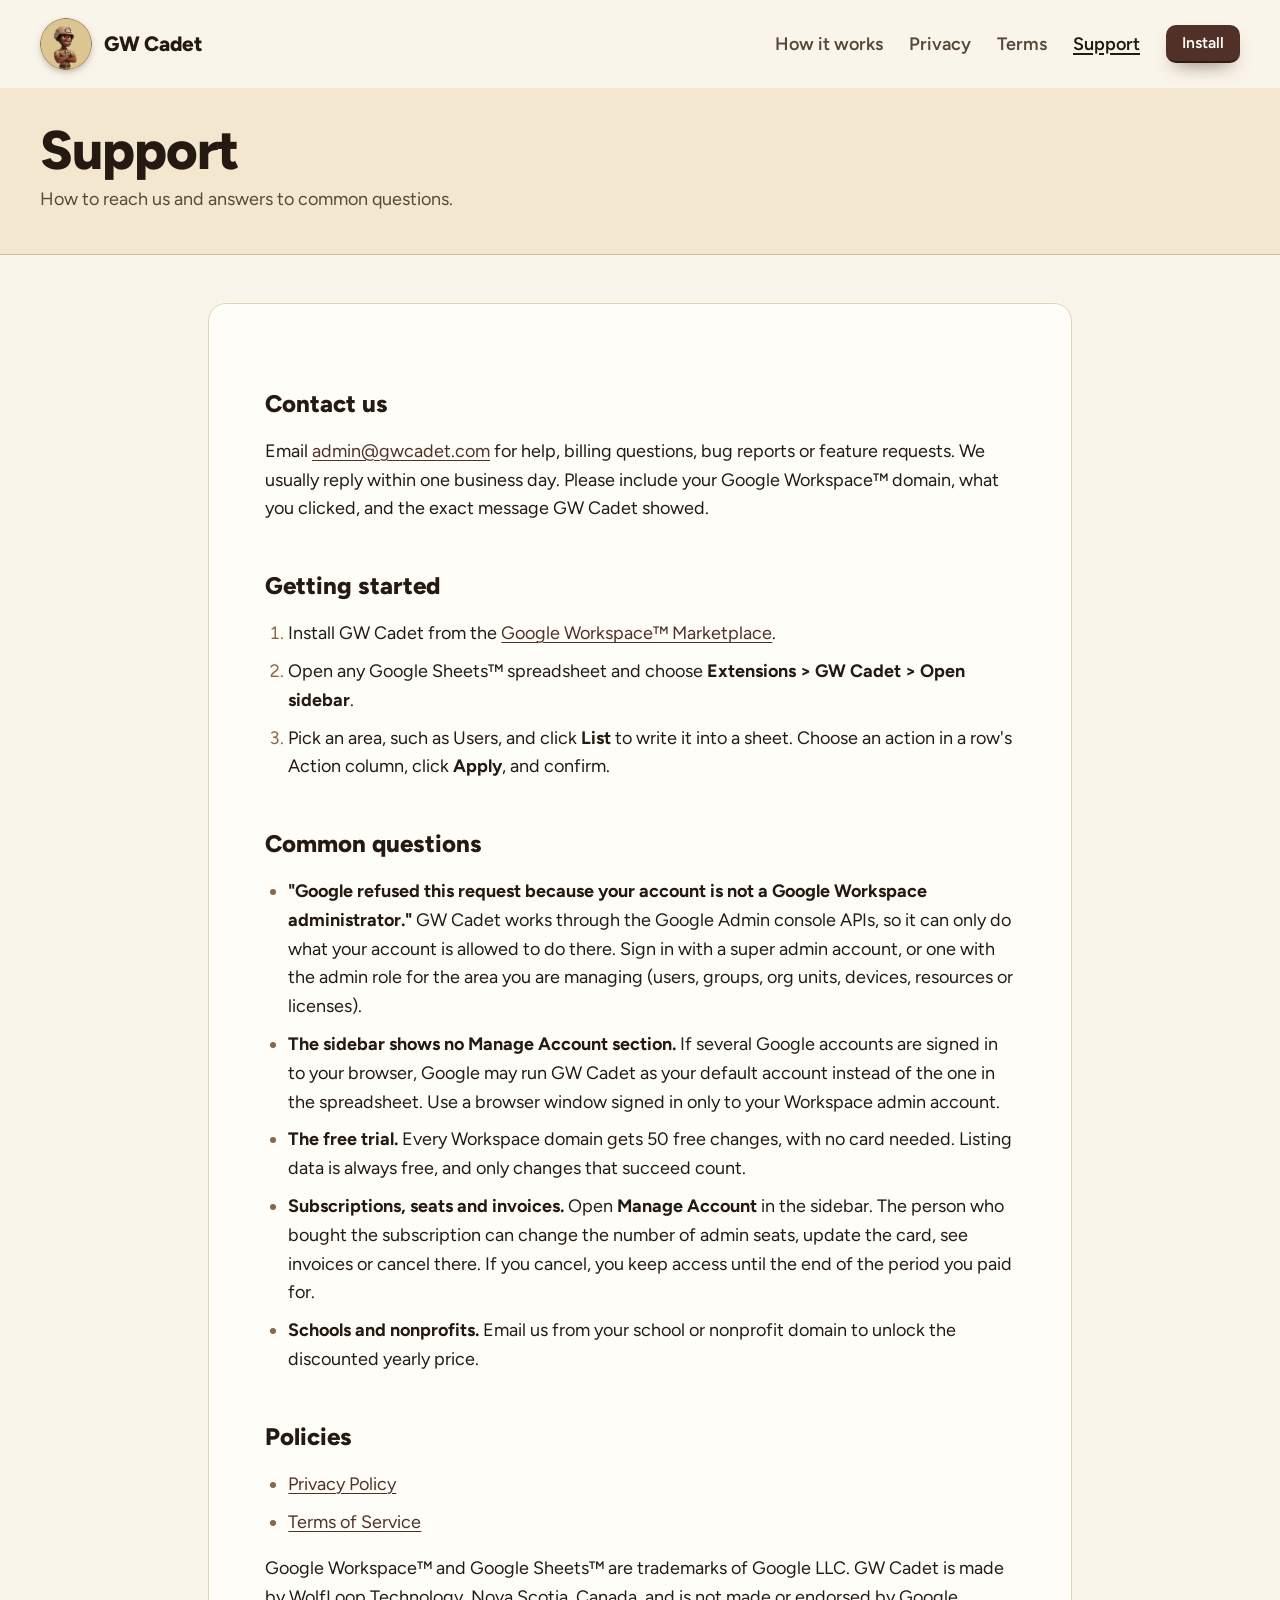
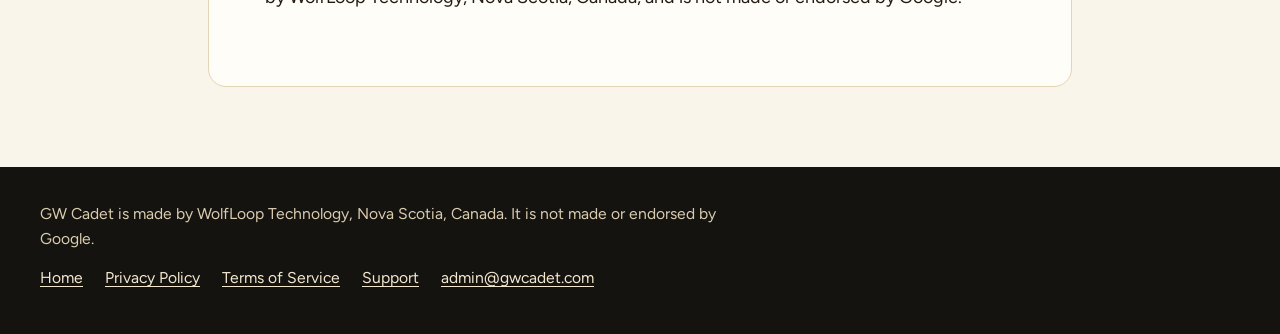
<file: support/index.html>
<!doctype html>
<html lang="en">
<head>
<meta charset="utf-8">
<meta name="viewport" content="width=device-width, initial-scale=1">
<title>GW Cadet Support</title>
<meta name="description" content="Support for GW Cadet, a Google Sheets add-on for Google Workspace administrators, by WolfLoop Technology.">
<link rel="canonical" href="https://www.gwcadet.com/support/">
<meta name="theme-color" content="#dec492">
<link rel="icon" href="/favicon.png" type="image/png">
<link rel="apple-touch-icon" href="/apple-touch-icon.png">
<link rel="preload" href="/fonts/figtree.woff2" as="font" type="font/woff2" crossorigin>
<link rel="stylesheet" href="/css/site.css?v=20261024">
</head>
<body>
<a class="skip" href="#main">Skip to content</a>
<header class="site-nav">
  <div class="wrap">
    <a class="brand" href="/"><img src="/img/cadet-badge.webp" width="52" height="52" alt="">GW Cadet</a>
    <nav aria-label="Site">
      <ul class="nav-links">
        <li><a href="/#how">How it works</a></li>
        <li><a href="/privacy/">Privacy</a></li>
        <li><a href="/terms/">Terms</a></li>
        <li><a href="/support/" aria-current="page">Support</a></li>
        <li class="cta"><a class="btn small" href="https://workspace.google.com/marketplace/app/gw_cadet/72688054574" target="_blank" rel="noopener">Install</a></li>
      </ul>
    </nav>
  </div>
</header>
<main id="main">
  <div class="legal-head">
    <div class="wrap">
      <h1>Support</h1>
      <p>How to reach us and answers to common questions.</p>
    </div>
  </div>
  <div class="legal-body">
    <div class="wrap">
      <article>
<h2>Contact us</h2>
<p>Email <a href="mailto:admin@gwcadet.com">admin@gwcadet.com</a> for help, billing questions, bug reports or feature requests. We usually reply within one business day. Please include your Google Workspace™ domain, what you clicked, and the exact message GW Cadet showed.</p>
<h2>Getting started</h2>
<ol><li>Install GW Cadet from the <a href="https://workspace.google.com/marketplace/app/gw_cadet/72688054574">Google Workspace™ Marketplace</a>.</li><li>Open any Google Sheets™ spreadsheet and choose <strong>Extensions &gt; GW Cadet &gt; Open sidebar</strong>.</li><li>Pick an area, such as Users, and click <strong>List</strong> to write it into a sheet. Choose an action in a row's Action column, click <strong>Apply</strong>, and confirm.</li></ol>
<h2>Common questions</h2>
<ul><li><strong>&quot;Google refused this request because your account is not a Google Workspace administrator.&quot;</strong> GW Cadet works through the Google Admin console APIs, so it can only do what your account is allowed to do there. Sign in with a super admin account, or one with the admin role for the area you are managing (users, groups, org units, devices, resources or licenses).</li><li><strong>The sidebar shows no Manage Account section.</strong> If several Google accounts are signed in to your browser, Google may run GW Cadet as your default account instead of the one in the spreadsheet. Use a browser window signed in only to your Workspace admin account.</li><li><strong>The free trial.</strong> Every Workspace domain gets 50 free changes, with no card needed. Listing data is always free, and only changes that succeed count.</li><li><strong>Subscriptions, seats and invoices.</strong> Open <strong>Manage Account</strong> in the sidebar. The person who bought the subscription can change the number of admin seats, update the card, see invoices or cancel there. If you cancel, you keep access until the end of the period you paid for.</li><li><strong>Schools and nonprofits.</strong> Email us from your school or nonprofit domain to unlock the discounted yearly price.</li></ul>
<h2>Policies</h2>
<ul><li><a href="https://www.gwcadet.com/privacy/">Privacy Policy</a></li><li><a href="https://www.gwcadet.com/terms/">Terms of Service</a></li></ul>
<p>Google Workspace™ and Google Sheets™ are trademarks of Google LLC. GW Cadet is made by WolfLoop Technology, Nova Scotia, Canada, and is not made or endorsed by Google.</p>
      </article>
    </div>
  </div>
</main>
<footer class="foot">
  <div class="wrap">
    <p>GW Cadet is made by WolfLoop Technology, Nova Scotia, Canada. It is not made or endorsed by Google.</p>
    <nav aria-label="Footer"><a href="/">Home</a><a href="/privacy/">Privacy Policy</a><a href="/terms/">Terms of Service</a><a href="/support/">Support</a><a href="mailto:admin@gwcadet.com">admin@gwcadet.com</a></nav>
  </div>
</footer>
</body>
</html>
</file>
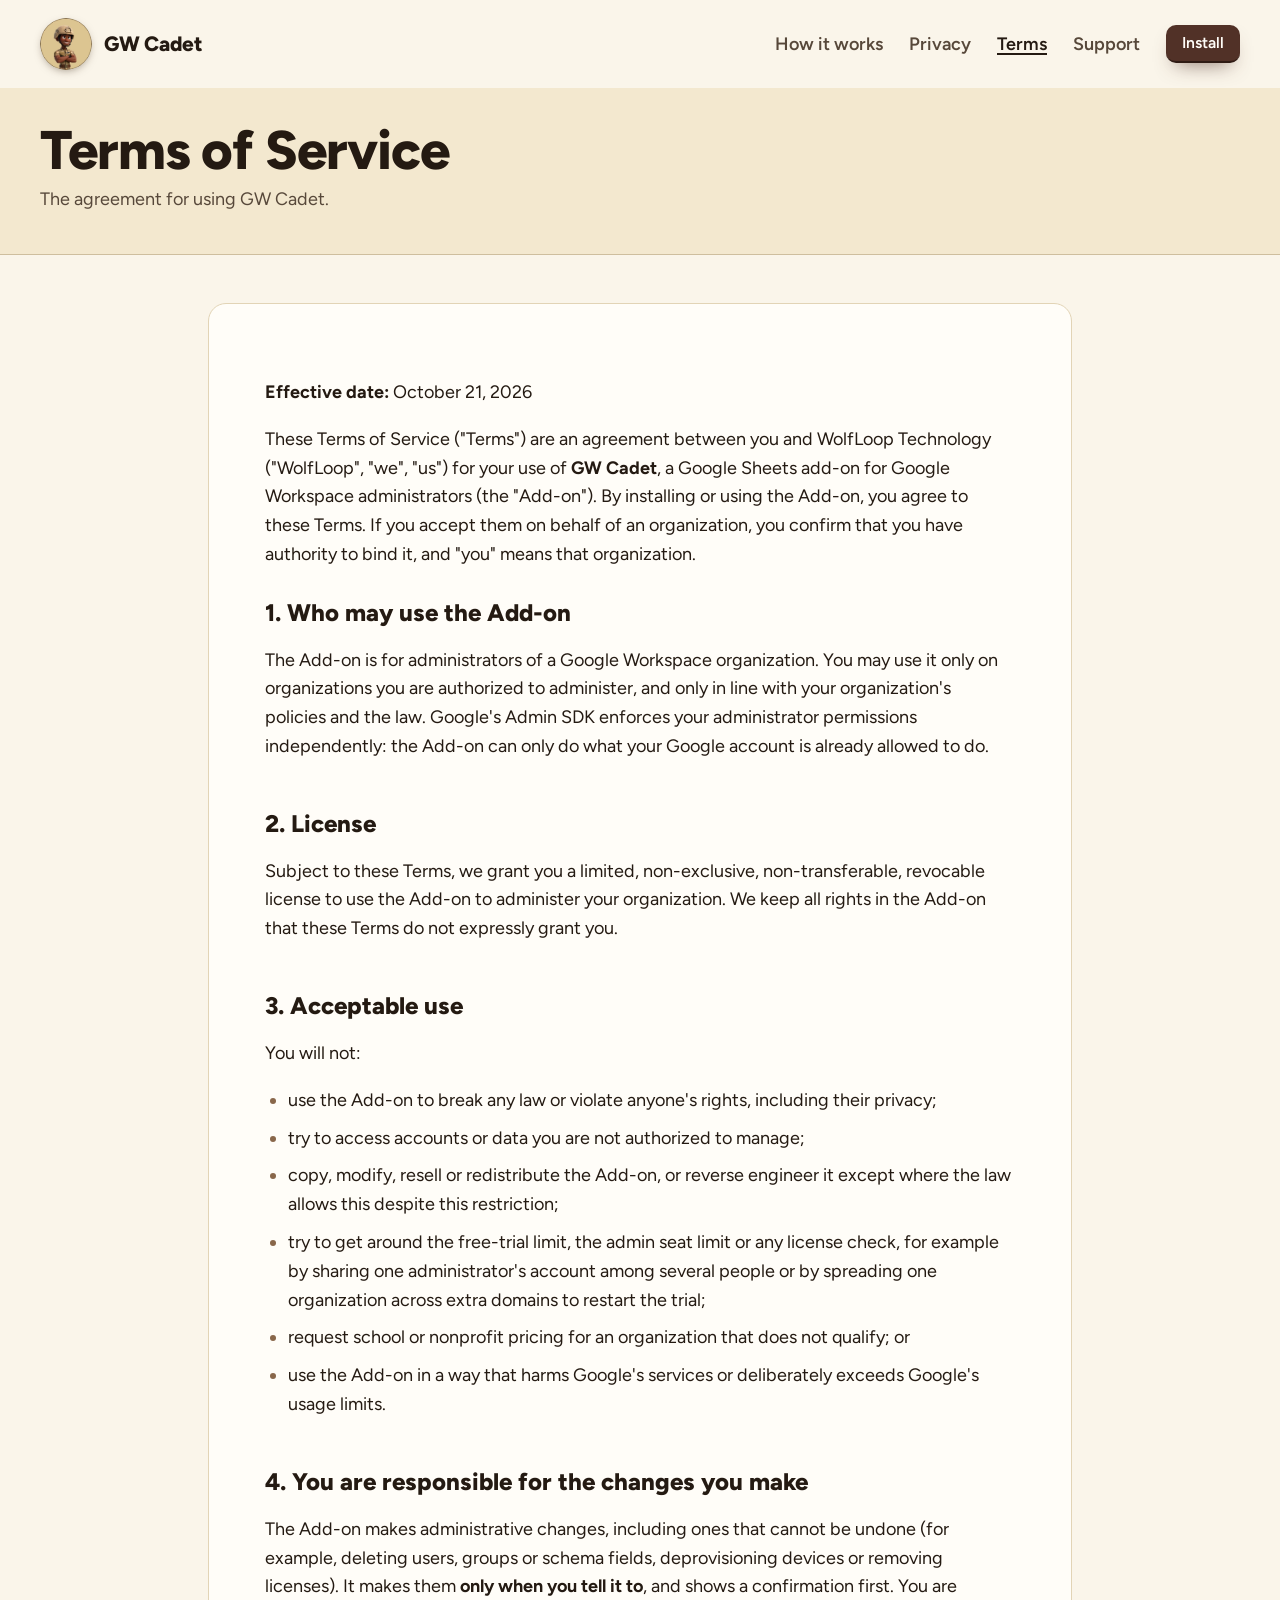
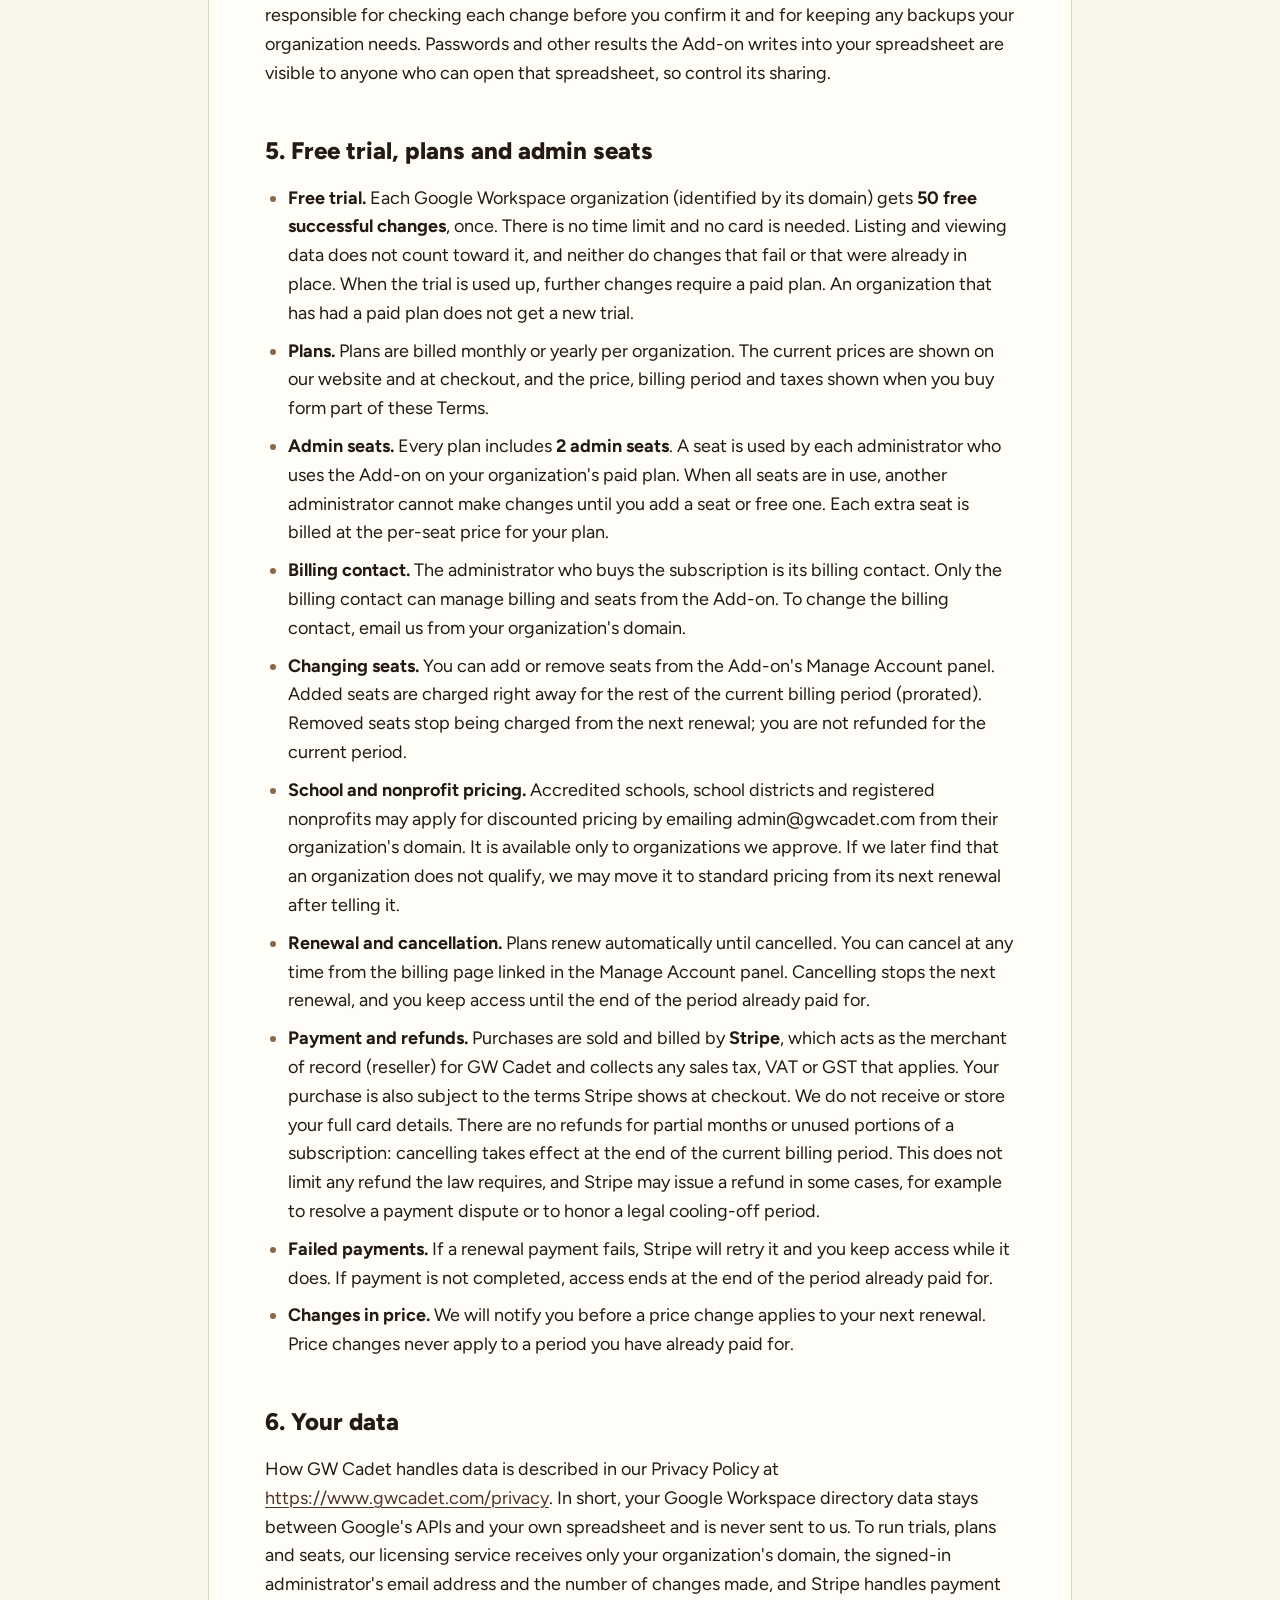
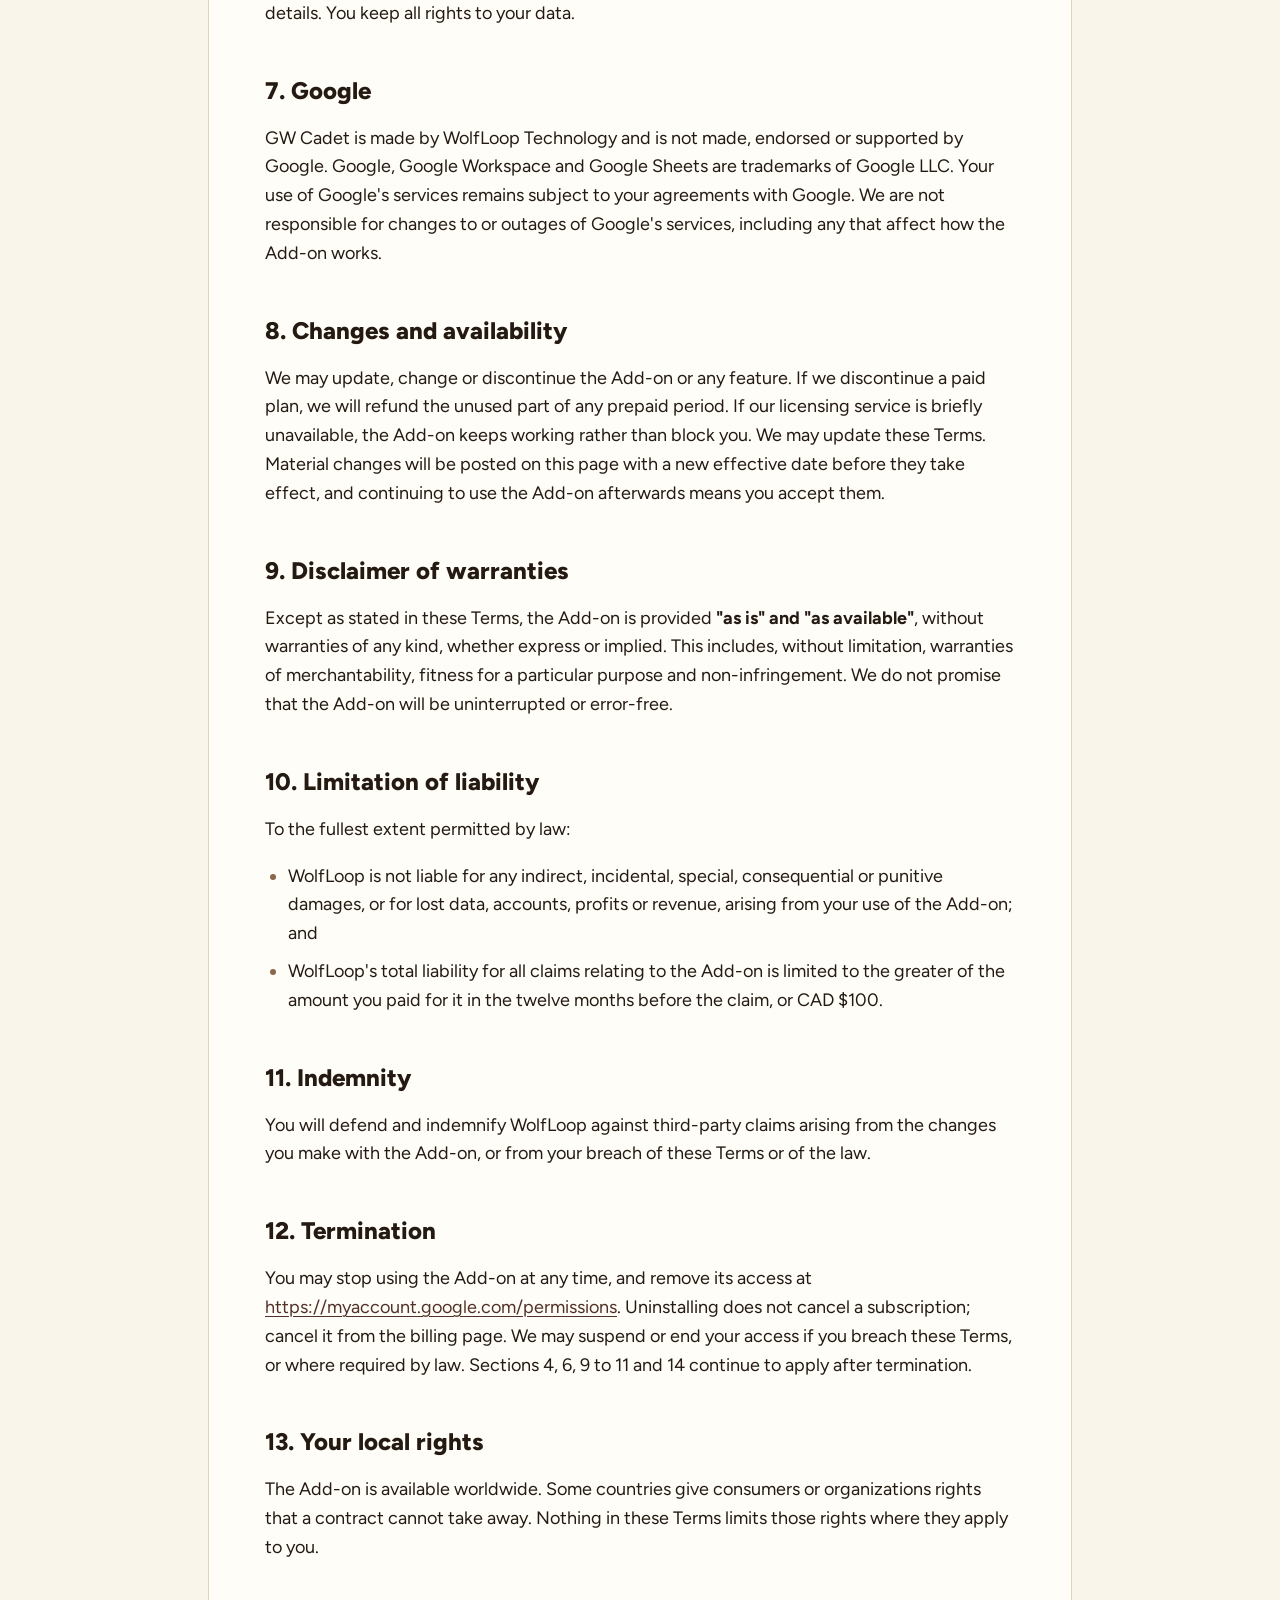
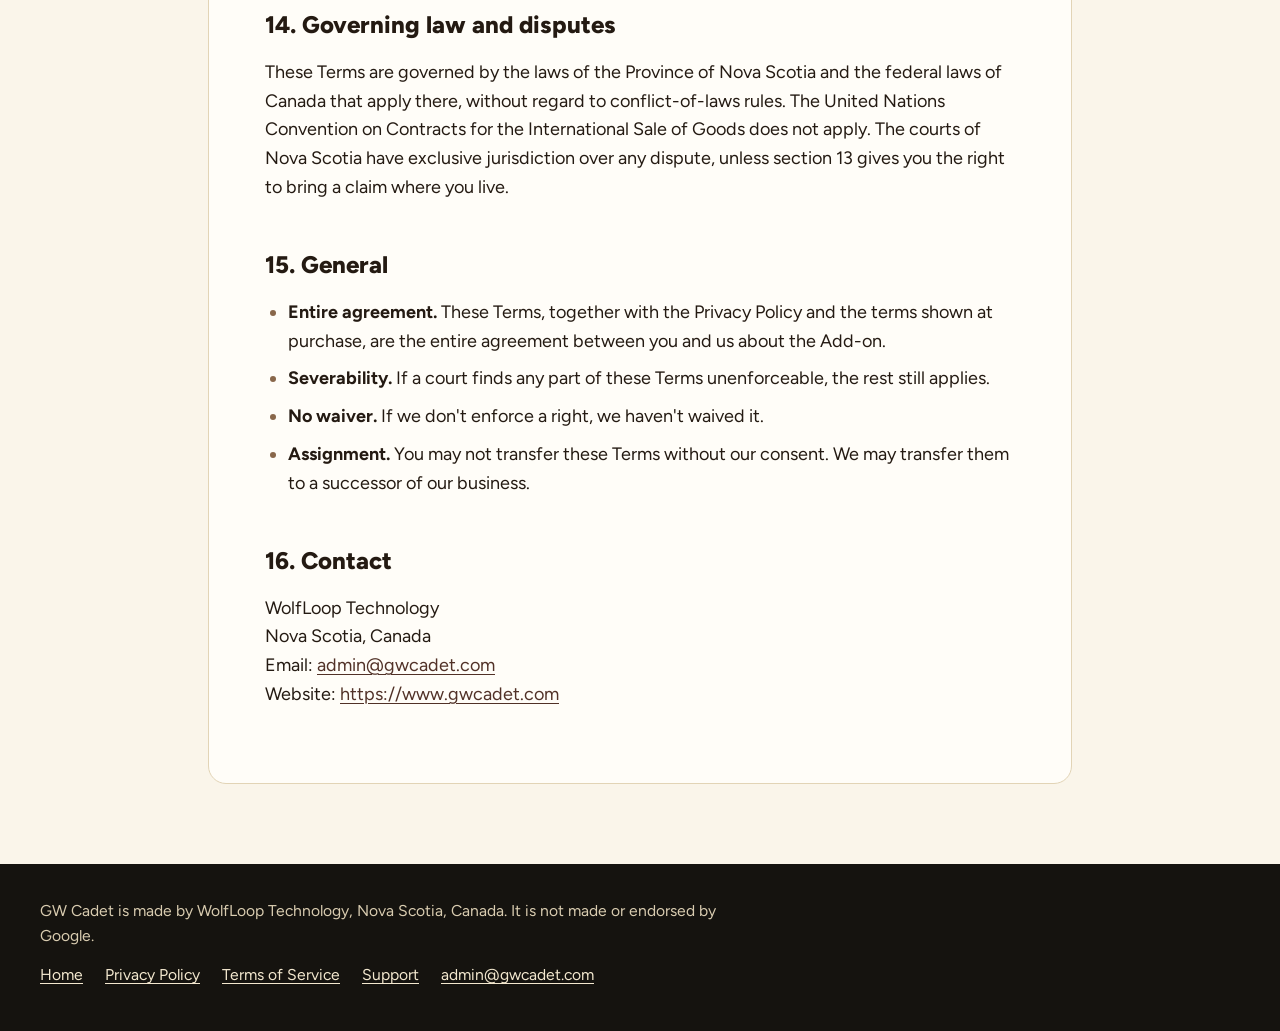
<file: terms/index.html>
<!doctype html>
<html lang="en">
<head>
<meta charset="utf-8">
<meta name="viewport" content="width=device-width, initial-scale=1">
<title>GW Cadet Terms of Service</title>
<meta name="description" content="Terms of Service for GW Cadet, a Google Sheets add-on for Google Workspace administrators, by WolfLoop Technology.">
<link rel="canonical" href="https://www.gwcadet.com/terms/">
<meta name="theme-color" content="#dec492">
<link rel="icon" href="/favicon.png" type="image/png">
<link rel="apple-touch-icon" href="/apple-touch-icon.png">
<link rel="preload" href="/fonts/figtree.woff2" as="font" type="font/woff2" crossorigin>
<link rel="stylesheet" href="/css/site.css?v=20261024">
</head>
<body>
<a class="skip" href="#main">Skip to content</a>
<header class="site-nav">
  <div class="wrap">
    <a class="brand" href="/"><img src="/img/cadet-badge.webp" width="52" height="52" alt="">GW Cadet</a>
    <nav aria-label="Site">
      <ul class="nav-links">
        <li><a href="/#how">How it works</a></li>
        <li><a href="/privacy/">Privacy</a></li>
        <li><a href="/terms/" aria-current="page">Terms</a></li>
        <li><a href="/support/">Support</a></li>
        <li class="cta"><a class="btn small" href="https://workspace.google.com/marketplace/app/gw_cadet/72688054574" target="_blank" rel="noopener">Install</a></li>
      </ul>
    </nav>
  </div>
</header>
<main id="main">
  <div class="legal-head">
    <div class="wrap">
      <h1>Terms of Service</h1>
      <p>The agreement for using GW Cadet.</p>
    </div>
  </div>
  <div class="legal-body">
    <div class="wrap">
      <article>
<p><strong>Effective date:</strong> October 21, 2026</p>
<p>These Terms of Service (&quot;Terms&quot;) are an agreement between you and WolfLoop Technology (&quot;WolfLoop&quot;, &quot;we&quot;, &quot;us&quot;) for your use of <strong>GW Cadet</strong>, a Google Sheets add-on for Google Workspace administrators (the &quot;Add-on&quot;). By installing or using the Add-on, you agree to these Terms. If you accept them on behalf of an organization, you confirm that you have authority to bind it, and &quot;you&quot; means that organization.</p>
<h2>1. Who may use the Add-on</h2>
<p>The Add-on is for administrators of a Google Workspace organization. You may use it only on organizations you are authorized to administer, and only in line with your organization's policies and the law. Google's Admin SDK enforces your administrator permissions independently: the Add-on can only do what your Google account is already allowed to do.</p>
<h2>2. License</h2>
<p>Subject to these Terms, we grant you a limited, non-exclusive, non-transferable, revocable license to use the Add-on to administer your organization. We keep all rights in the Add-on that these Terms do not expressly grant you.</p>
<h2>3. Acceptable use</h2>
<p>You will not:</p>
<ul><li>use the Add-on to break any law or violate anyone's rights, including their privacy;</li><li>try to access accounts or data you are not authorized to manage;</li><li>copy, modify, resell or redistribute the Add-on, or reverse engineer it except where the law allows this despite this restriction;</li><li>try to get around the free-trial limit, the admin seat limit or any license check, for example by sharing one administrator's account among several people or by spreading one organization across extra domains to restart the trial;</li><li>request school or nonprofit pricing for an organization that does not qualify; or</li><li>use the Add-on in a way that harms Google's services or deliberately exceeds Google's usage limits.</li></ul>
<h2>4. You are responsible for the changes you make</h2>
<p>The Add-on makes administrative changes, including ones that cannot be undone (for example, deleting users, groups or schema fields, deprovisioning devices or removing licenses). It makes them <strong>only when you tell it to</strong>, and shows a confirmation first. You are responsible for checking each change before you confirm it and for keeping any backups your organization needs. Passwords and other results the Add-on writes into your spreadsheet are visible to anyone who can open that spreadsheet, so control its sharing.</p>
<h2>5. Free trial, plans and admin seats</h2>
<ul><li><strong>Free trial.</strong> Each Google Workspace organization (identified by its domain) gets <strong>50 free successful changes</strong>, once. There is no time limit and no card is needed. Listing and viewing data does not count toward it, and neither do changes that fail or that were already in place. When the trial is used up, further changes require a paid plan. An organization that has had a paid plan does not get a new trial.</li><li><strong>Plans.</strong> Plans are billed monthly or yearly per organization. The current prices are shown on our website and at checkout, and the price, billing period and taxes shown when you buy form part of these Terms.</li><li><strong>Admin seats.</strong> Every plan includes <strong>2 admin seats</strong>. A seat is used by each administrator who uses the Add-on on your organization's paid plan. When all seats are in use, another administrator cannot make changes until you add a seat or free one. Each extra seat is billed at the per-seat price for your plan.</li><li><strong>Billing contact.</strong> The administrator who buys the subscription is its billing contact. Only the billing contact can manage billing and seats from the Add-on. To change the billing contact, email us from your organization's domain.</li><li><strong>Changing seats.</strong> You can add or remove seats from the Add-on's Manage Account panel. Added seats are charged right away for the rest of the current billing period (prorated). Removed seats stop being charged from the next renewal; you are not refunded for the current period.</li><li><strong>School and nonprofit pricing.</strong> Accredited schools, school districts and registered nonprofits may apply for discounted pricing by emailing admin@gwcadet.com from their organization's domain. It is available only to organizations we approve. If we later find that an organization does not qualify, we may move it to standard pricing from its next renewal after telling it.</li><li><strong>Renewal and cancellation.</strong> Plans renew automatically until cancelled. You can cancel at any time from the billing page linked in the Manage Account panel. Cancelling stops the next renewal, and you keep access until the end of the period already paid for.</li><li><strong>Payment and refunds.</strong> Purchases are sold and billed by <strong>Stripe</strong>, which acts as the merchant of record (reseller) for GW Cadet and collects any sales tax, VAT or GST that applies. Your purchase is also subject to the terms Stripe shows at checkout. We do not receive or store your full card details. There are no refunds for partial months or unused portions of a subscription: cancelling takes effect at the end of the current billing period. This does not limit any refund the law requires, and Stripe may issue a refund in some cases, for example to resolve a payment dispute or to honor a legal cooling-off period.</li><li><strong>Failed payments.</strong> If a renewal payment fails, Stripe will retry it and you keep access while it does. If payment is not completed, access ends at the end of the period already paid for.</li><li><strong>Changes in price.</strong> We will notify you before a price change applies to your next renewal. Price changes never apply to a period you have already paid for.</li></ul>
<h2>6. Your data</h2>
<p>How GW Cadet handles data is described in our Privacy Policy at <a href="https://www.gwcadet.com/privacy">https://www.gwcadet.com/privacy</a>. In short, your Google Workspace directory data stays between Google's APIs and your own spreadsheet and is never sent to us. To run trials, plans and seats, our licensing service receives only your organization's domain, the signed-in administrator's email address and the number of changes made, and Stripe handles payment details. You keep all rights to your data.</p>
<h2>7. Google</h2>
<p>GW Cadet is made by WolfLoop Technology and is not made, endorsed or supported by Google. Google, Google Workspace and Google Sheets are trademarks of Google LLC. Your use of Google's services remains subject to your agreements with Google. We are not responsible for changes to or outages of Google's services, including any that affect how the Add-on works.</p>
<h2>8. Changes and availability</h2>
<p>We may update, change or discontinue the Add-on or any feature. If we discontinue a paid plan, we will refund the unused part of any prepaid period. If our licensing service is briefly unavailable, the Add-on keeps working rather than block you. We may update these Terms. Material changes will be posted on this page with a new effective date before they take effect, and continuing to use the Add-on afterwards means you accept them.</p>
<h2>9. Disclaimer of warranties</h2>
<p>Except as stated in these Terms, the Add-on is provided <strong>&quot;as is&quot; and &quot;as available&quot;</strong>, without warranties of any kind, whether express or implied. This includes, without limitation, warranties of merchantability, fitness for a particular purpose and non-infringement. We do not promise that the Add-on will be uninterrupted or error-free.</p>
<h2>10. Limitation of liability</h2>
<p>To the fullest extent permitted by law:</p>
<ul><li>WolfLoop is not liable for any indirect, incidental, special, consequential or punitive damages, or for lost data, accounts, profits or revenue, arising from your use of the Add-on; and</li><li>WolfLoop's total liability for all claims relating to the Add-on is limited to the greater of the amount you paid for it in the twelve months before the claim, or CAD $100.</li></ul>
<h2>11. Indemnity</h2>
<p>You will defend and indemnify WolfLoop against third-party claims arising from the changes you make with the Add-on, or from your breach of these Terms or of the law.</p>
<h2>12. Termination</h2>
<p>You may stop using the Add-on at any time, and remove its access at <a href="https://myaccount.google.com/permissions">https://myaccount.google.com/permissions</a>. Uninstalling does not cancel a subscription; cancel it from the billing page. We may suspend or end your access if you breach these Terms, or where required by law. Sections 4, 6, 9 to 11 and 14 continue to apply after termination.</p>
<h2>13. Your local rights</h2>
<p>The Add-on is available worldwide. Some countries give consumers or organizations rights that a contract cannot take away. Nothing in these Terms limits those rights where they apply to you.</p>
<h2>14. Governing law and disputes</h2>
<p>These Terms are governed by the laws of the Province of Nova Scotia and the federal laws of Canada that apply there, without regard to conflict-of-laws rules. The United Nations Convention on Contracts for the International Sale of Goods does not apply. The courts of Nova Scotia have exclusive jurisdiction over any dispute, unless section 13 gives you the right to bring a claim where you live.</p>
<h2>15. General</h2>
<ul><li><strong>Entire agreement.</strong> These Terms, together with the Privacy Policy and the terms shown at purchase, are the entire agreement between you and us about the Add-on.</li><li><strong>Severability.</strong> If a court finds any part of these Terms unenforceable, the rest still applies.</li><li><strong>No waiver.</strong> If we don't enforce a right, we haven't waived it.</li><li><strong>Assignment.</strong> You may not transfer these Terms without our consent. We may transfer them to a successor of our business.</li></ul>
<h2>16. Contact</h2>
<p>WolfLoop Technology<br>Nova Scotia, Canada<br>Email: <a href="mailto:admin@gwcadet.com">admin@gwcadet.com</a><br>Website: <a href="https://www.gwcadet.com">https://www.gwcadet.com</a></p>
      </article>
    </div>
  </div>
</main>
<footer class="foot">
  <div class="wrap">
    <p>GW Cadet is made by WolfLoop Technology, Nova Scotia, Canada. It is not made or endorsed by Google.</p>
    <nav aria-label="Footer"><a href="/">Home</a><a href="/privacy/">Privacy Policy</a><a href="/terms/">Terms of Service</a><a href="/support/">Support</a><a href="mailto:admin@gwcadet.com">admin@gwcadet.com</a></nav>
  </div>
</footer>
</body>
</html>
</file>
<file: css/site.css>
@import url("/fonts/fonts.css");

:root {
  /* from the cadet: desert sand, khaki, camo brown, boot leather, name tape */
  --sand: #dec492;
  --sand-soft: #f3e8cf;
  --sand-pale: #faf5ea;
  --khaki: #a08962;
  --camo: #89674a;
  --leather: #513127;
  --leather-hi: #6b4130;
  --tape: #15130f;
  --tape-text: #f3e8cf;
  --ink: #241a12;
  --ink-soft: #57483a;
  --line: #e2d4b6;
  --white: #fffdf8;
  /* result states, matching the add-on */
  --done: #2f7d4a;
  --already: #2f5fae;
  --error: #b5372f;

  --font: "Figtree", "Segoe UI", system-ui, sans-serif;
  --wrap: 1200px;
  --ease-out: cubic-bezier(.16, 1, .3, 1);
}

*, *::before, *::after { box-sizing: border-box; }
html { scroll-behavior: smooth; scrollbar-color: var(--khaki) var(--sand-soft); }
@media (prefers-reduced-motion: reduce) { html { scroll-behavior: auto; } }

body {
  margin: 0;
  color: var(--ink);
  background: var(--sand-pale);
  font: 400 1.125rem/1.6 var(--font);
  -webkit-font-smoothing: antialiased;
}
h1, h2, h3 { text-wrap: balance; }
::selection { background: var(--sand); color: var(--ink); }
img { max-width: 100%; height: auto; }
a { color: var(--leather); text-underline-offset: .18em; text-decoration-thickness: 1px; }
a:hover { text-decoration-thickness: 2px; }
:focus-visible { outline: 3px solid var(--camo); outline-offset: 3px; border-radius: 6px; }

.wrap { width: min(var(--wrap), calc(100% - 32px)); margin: 0 auto; }
.visually-hidden { position: absolute !important; width: 1px; height: 1px; margin: -1px; overflow: hidden; clip: rect(0 0 0 0); white-space: nowrap; border: 0; }
.skip { position: absolute; left: 16px; top: -60px; z-index: 50; padding: 10px 16px; border-radius: 8px; background: var(--tape); color: var(--tape-text); font-weight: 700; text-decoration: none; }
.skip:focus { top: 12px; }

/* name tape: the black GW patch on the uniform, used for labels */
.tape {
  display: inline-block;
  padding: 5px 12px 4px;
  border-radius: 4px;
  background: var(--tape);
  color: var(--tape-text);
  font: 800 .78rem/1.2 var(--font);
  letter-spacing: .14em;
  text-transform: uppercase;
  box-shadow: inset 0 0 0 2px #2e2a22;
}

/* ---------------------------------------------------------------- nav -- */
.site-nav { position: relative; z-index: 2; }
.site-nav .wrap { display: flex; align-items: center; justify-content: space-between; gap: 16px; padding: 18px 0; }
.brand { display: inline-flex; align-items: center; gap: 12px; color: var(--ink); text-decoration: none; font-weight: 800; font-size: 1.3rem; letter-spacing: -.01em; }
.brand img { width: 52px; height: 52px; border-radius: 50%; box-shadow: 0 3px 8px -3px rgba(60,40,20,.5); }
.nav-links { display: flex; align-items: center; gap: 26px; margin: 0; padding: 0; list-style: none; }
.nav-links a { color: var(--ink-soft); font-weight: 600; text-decoration: none; }
.nav-links a:hover, .nav-links a[aria-current="page"] { color: var(--ink); text-decoration: underline; text-decoration-thickness: 2px; }
.nav-links .btn, .nav-links .btn:hover { color: var(--white); text-decoration: none; }

/* ------------------------------------------------------------ buttons -- */
.btn {
  display: inline-flex; align-items: center; justify-content: center;
  padding: 14px 22px;
  border: 0; border-radius: 12px;
  background: var(--leather);
  color: var(--white);
  font: 700 1.05rem/1 var(--font);
  text-decoration: none;
  cursor: pointer;
  box-shadow: 0 10px 20px -10px rgba(81,49,39,.7);
  border-bottom: 2px solid #2f1b14;
  transition: transform .2s var(--ease-out), background .2s var(--ease-out);
}
.btn:hover { background: var(--leather-hi); transform: translateY(-1px); }
.btn:active { transform: translateY(1px); }
.btn[disabled] { opacity: .7; cursor: progress; }
.btn.small { padding: 10px 16px; font-size: .98rem; border-radius: 10px; }

/* --------------------------------------------------------------- hero -- */
.hero {
  position: relative;
  overflow: hidden;
  background: var(--sand-soft);
}
.hero .wrap {
  display: grid;
  grid-template-columns: 1.02fr .98fr;
  gap: 40px;
  align-items: center;
  padding: 28px 0 0;
  min-height: 640px;
}
.hero h1 {
  margin: 0 0 18px;
  font-size: clamp(2.6rem, 5vw, 4.25rem);
  line-height: 1.04;
  letter-spacing: -.025em;
  font-weight: 800;
}
.hero .sub { max-width: 46ch; margin: 0 0 30px; font-size: 1.25rem; color: var(--ink-soft); }

.waitlist { max-width: 520px; }
.waitlist .row { display: flex; gap: 10px; flex-wrap: wrap; }
.waitlist label { display: block; margin: 0 0 8px; font-weight: 700; font-size: .95rem; }
.waitlist input {
  flex: 1 1 240px; min-width: 0;
  padding: 14px 16px;
  border: 1.5px solid #c9b48a;
  border-radius: 12px;
  background: var(--white);
  color: var(--ink);
  font: 500 1.05rem/1.2 var(--font);
}
.waitlist input::placeholder { color: #7a6a58; }
.waitlist input:focus { outline: none; border-color: var(--camo); box-shadow: 0 0 0 3px rgba(137,103,74,.25); }
.waitlist input[aria-invalid="true"] { border-color: var(--error); }
.form-note { min-height: 1.5em; margin: 10px 0 0; font-size: .98rem; color: var(--ink-soft); }
.form-note[data-state="error"] { color: var(--error); }
.form-note[data-state="done"] { color: var(--done); font-weight: 700; }

/* the cadet stands in front of the product */
.stage { position: relative; align-self: end; height: 600px; }
.stage .cadet {
  position: absolute;
  z-index: 2;
  left: 2%;
  bottom: 0;
  height: 96%;
  width: auto;
  filter: drop-shadow(0 18px 18px rgba(60,40,20,.25));
}
.stage .ground {
  position: absolute; left: -4%; bottom: -26px; width: 62%; height: 60px;
  border-radius: 50%;
  background: radial-gradient(closest-side, rgba(81,49,39,.28), rgba(81,49,39,0));
}
.shot {
  position: absolute;
  margin: 0;
  background: var(--white);
  border-radius: 14px;
  padding: 10px;
  box-shadow: 0 24px 40px -22px rgba(60,40,20,.55), 0 0 0 1px var(--line);
}
.shot img { display: block; border-radius: 6px; }
.shot figcaption { padding: 8px 4px 2px; font-size: .9rem; color: var(--ink-soft); }
.shot.results { right: 0; top: 40px; width: 68%; z-index: 1; }
.shot.results img { width: 100%; }
.shot.confirm { right: 2%; top: 236px; width: 56%; z-index: 1; }
.shot.confirm img { width: 100%; }
.hero .tape.sample { position: absolute; right: 2%; bottom: 24px; z-index: 3; }

/* ----------------------------------------------------------- sections -- */
.section { padding: 88px 0; }
.section.alt { background: var(--sand-pale); border-top: 1px solid rgba(160,137,98,.45); border-bottom: 1px solid rgba(160,137,98,.45); }
.section h2 {
  margin: 0 0 14px;
  font-size: clamp(2rem, 3.4vw, 2.75rem);
  line-height: 1.1;
  letter-spacing: -.02em;
  font-weight: 800;
}
.section .intro { max-width: 60ch; margin: 0 0 40px; font-size: 1.2rem; color: var(--ink-soft); }

.steps { display: grid; grid-template-columns: repeat(3, 1fr); gap: 32px; margin: 0; padding: 0; list-style: none; counter-reset: s; }
.steps li { counter-increment: s; }
.steps .num {
  display: inline-grid; place-items: center;
  width: 44px; height: 44px;
  border-radius: 50%;
  background: var(--sand);
  color: var(--ink);
  font-weight: 800;
  box-shadow: inset 0 0 0 2px var(--khaki);
}
.steps h3 { margin: 14px 0 6px; font-size: 1.35rem; font-weight: 800; }
.steps p { margin: 0 0 18px; color: var(--ink-soft); }
.steps figure { margin: 0; padding: 8px; background: var(--sand-pale); border: 1px solid var(--line); border-radius: 12px; }
.steps figure img { display: block; width: auto; max-width: 100%; margin: 0 auto; border-radius: 6px; }

.areas { display: grid; grid-template-columns: repeat(2, 1fr); gap: 0 48px; margin: 0; padding: 0; list-style: none; }
.areas li { padding: 20px 0; border-top: 1px solid rgba(160,137,98,.45); }
.areas b { display: block; margin: 0 0 4px; font-size: 1.2rem; font-weight: 800; }
.areas span { color: var(--ink-soft); }

.privacy { display: grid; grid-template-columns: 220px 1fr; gap: 48px; align-items: center; }
.privacy .badge { width: 220px; height: 220px; border-radius: 50%; box-shadow: 0 20px 34px -18px rgba(60,40,20,.6); }
.facts { margin: 0 0 22px; padding: 0; list-style: none; }
.facts li { position: relative; max-width: 64ch; padding: 0 0 14px 34px; }
.facts li::before {
  content: ""; position: absolute; left: 4px; top: .42em;
  width: 15px; height: 8px;
  border-left: 3px solid var(--done); border-bottom: 3px solid var(--done);
  transform: rotate(-45deg);
}
.links-row { display: flex; flex-wrap: wrap; gap: 10px 26px; margin: 0; font-weight: 700; }

.close { background: var(--sand); }
.close .wrap { display: grid; grid-template-columns: 1.1fr .9fr; gap: 48px; align-items: center; }
.close p { margin: 0 0 14px; max-width: 52ch; color: #3d2f22; }
.close .card { padding: 28px; border-radius: 18px; background: var(--white); box-shadow: 0 24px 40px -24px rgba(60,40,20,.6); }
.close .card h3 { margin: 0 0 6px; font-size: 1.4rem; font-weight: 800; }
.close .card p { margin: 0 0 18px; color: var(--ink-soft); }

.pick { display: grid; grid-template-columns: 1.15fr .85fr; gap: 56px; align-items: center; }
.pick .facts { margin-bottom: 0; }
.dropdown-shot { justify-self: center; margin: 0; padding: 12px; background: var(--white); border-radius: 14px; box-shadow: 0 0 0 1px var(--line), 0 24px 40px -24px rgba(60,40,20,.55); }
.dropdown-shot img { display: block; width: 240px; max-width: 100%; height: auto; border-radius: 6px; }
.dropdown-shot figcaption { max-width: 240px; padding: 10px 2px 0; font-size: .9rem; color: var(--ink-soft); }

/* ---------------------------------------------------------------- foot -- */
.foot { padding: 34px 0 44px; background: var(--tape); color: #d9ccb0; font-size: .98rem; }
.foot .wrap { display: flex; flex-wrap: wrap; justify-content: space-between; gap: 14px 30px; }
.foot p { margin: 0; max-width: 70ch; }
.foot nav { display: flex; flex-wrap: wrap; gap: 8px 22px; }
.foot a { color: var(--tape-text); }

/* --------------------------------------------------------- legal pages -- */
.legal-head { background: var(--sand-soft); border-bottom: 1px solid rgba(160,137,98,.45); }
.legal-head .wrap { padding: 34px 0 40px; }
.legal-head h1 { margin: 0 0 6px; font-size: clamp(2.4rem, 5vw, 3.4rem); line-height: 1.05; letter-spacing: -.02em; font-weight: 800; }
.legal-head p { margin: 0; color: var(--ink-soft); }
.legal-body { padding: 48px 0 80px; }
.legal-body article { max-width: 72ch; margin: 0 auto; padding: clamp(24px, 5vw, 56px); background: var(--white); border: 1px solid var(--line); border-radius: 18px; overflow-wrap: break-word; }
.legal-body h2 { margin: 2em 0 .5em; font-size: 1.5rem; line-height: 1.25; font-weight: 800; }
.legal-body h2:first-of-type { margin-top: 1.2em; }
.legal-body ul, .legal-body ol { padding-left: 1.3em; }
.legal-body li { margin: 0 0 .5em; }
.legal-body li::marker { color: var(--camo); }

/* --------------------------------------------------------- responsive -- */
@media (max-width: 900px) {
  .hero .wrap { grid-template-columns: 1fr; min-height: 0; padding-top: 12px; }
  .stage { height: 500px; }
  .stage .cadet { height: 88%; bottom: 40px; }
  .stage .ground { bottom: 14px; }
  .shot.results { width: 62%; top: 20px; }
  .shot.confirm { width: 54%; top: 170px; right: 0; }
  .hero .tape.sample { bottom: 6px; }
  .steps, .areas { grid-template-columns: 1fr; }
  .privacy, .close .wrap, .pick { grid-template-columns: 1fr; gap: 28px; }
  .privacy .badge { width: 160px; height: 160px; }
  .nav-links li:not(.cta) { display: none; }
  .section { padding: 64px 0; }
}
/* single column: the dropdown section centres as one block */
@media (max-width: 900px) {
  .pick { justify-items: center; text-align: center; }
  .pick > div { max-width: 640px; }
  .pick .intro { margin-left: auto; margin-right: auto; }
  .pick .facts { display: inline-block; text-align: left; }
}
@media (max-width: 480px) {
  .stage { height: 470px; }
  .shot.results { width: 64%; }
  .shot.confirm { width: 60%; top: 150px; }
  .brand img { width: 44px; height: 44px; }
}
@media (prefers-reduced-motion: reduce) {
  *, *::before, *::after { animation-duration: .001ms !important; transition-duration: .001ms !important; }
}

.wide-shot { margin: 34px 0 0; max-width: 560px; padding: 10px; background: var(--white); border-radius: 12px; box-shadow: 0 0 0 1px var(--line), 0 20px 30px -24px rgba(60,40,20,.5); }
.wide-shot img { display: block; width: 100%; border-radius: 6px; }
.wide-shot figcaption { padding: 8px 4px 2px; font-size: .9rem; color: var(--ink-soft); }

/* ------------------------------------------------------------ pricing -- */
.plans { display: grid; grid-template-columns: repeat(3, 1fr); gap: 24px; margin: 0 0 28px; padding: 0; list-style: none; }
.plan { padding: 28px; border-radius: 18px; background: var(--white); box-shadow: 0 0 0 1px var(--line), 0 24px 40px -28px rgba(60,40,20,.55); }
.plan.best { box-shadow: 0 0 0 2px var(--khaki), 0 24px 40px -24px rgba(60,40,20,.6); }
.plan h3 { display: flex; flex-wrap: wrap; align-items: center; gap: 8px; margin: 0 0 10px; font-size: 1.35rem; font-weight: 800; }
.plan .tag { padding: 3px 10px; border-radius: 999px; background: var(--tape); color: var(--tape-text); font-size: .8rem; font-weight: 700; letter-spacing: .02em; }
.plan .price { margin: 0 0 18px; color: var(--ink-soft); }
.plan .price b { font-size: 2.4rem; line-height: 1; letter-spacing: -.02em; font-weight: 800; color: var(--ink); }
.plan .facts { margin: 0; }
.plan .facts li { padding-bottom: 10px; }
.plan-note { max-width: 80ch; margin: 0; font-size: .95rem; color: var(--ink-soft); }
@media (max-width: 900px) {
  .plans { grid-template-columns: 1fr; }
}
</file>
